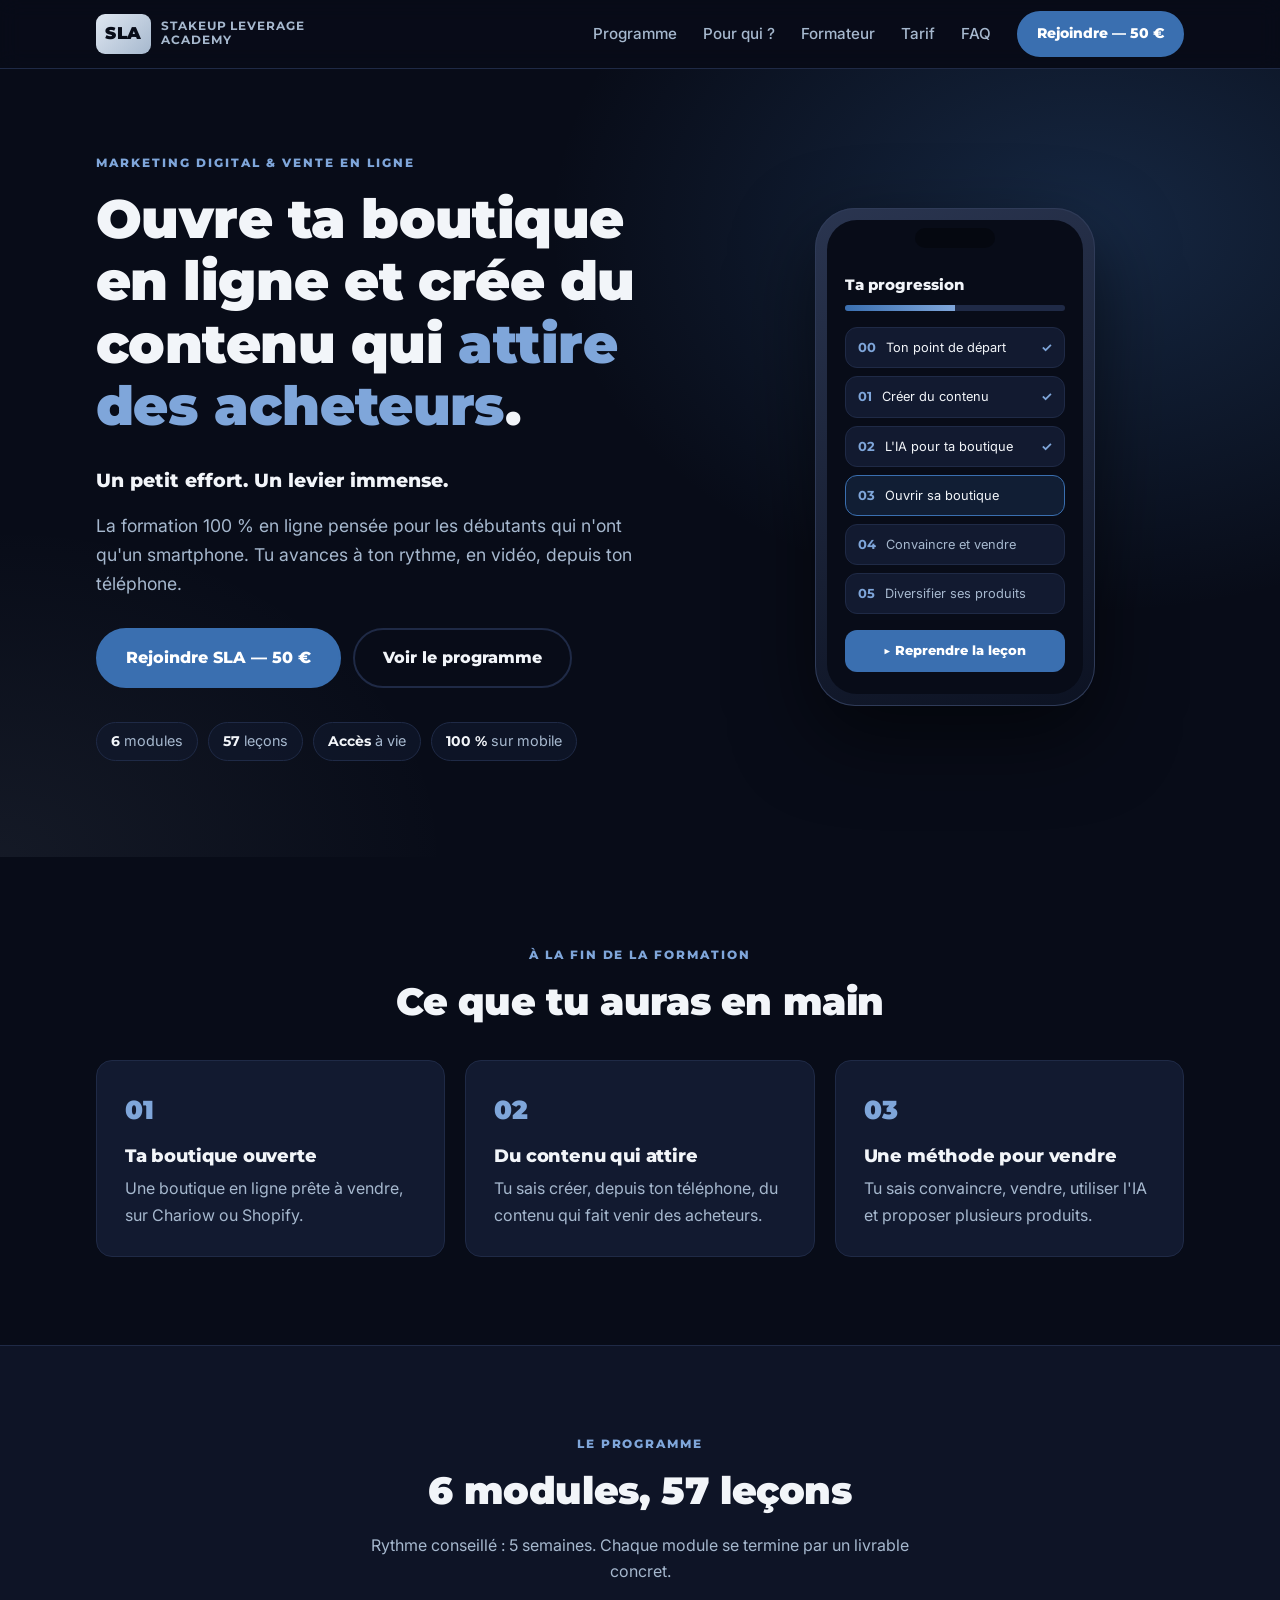
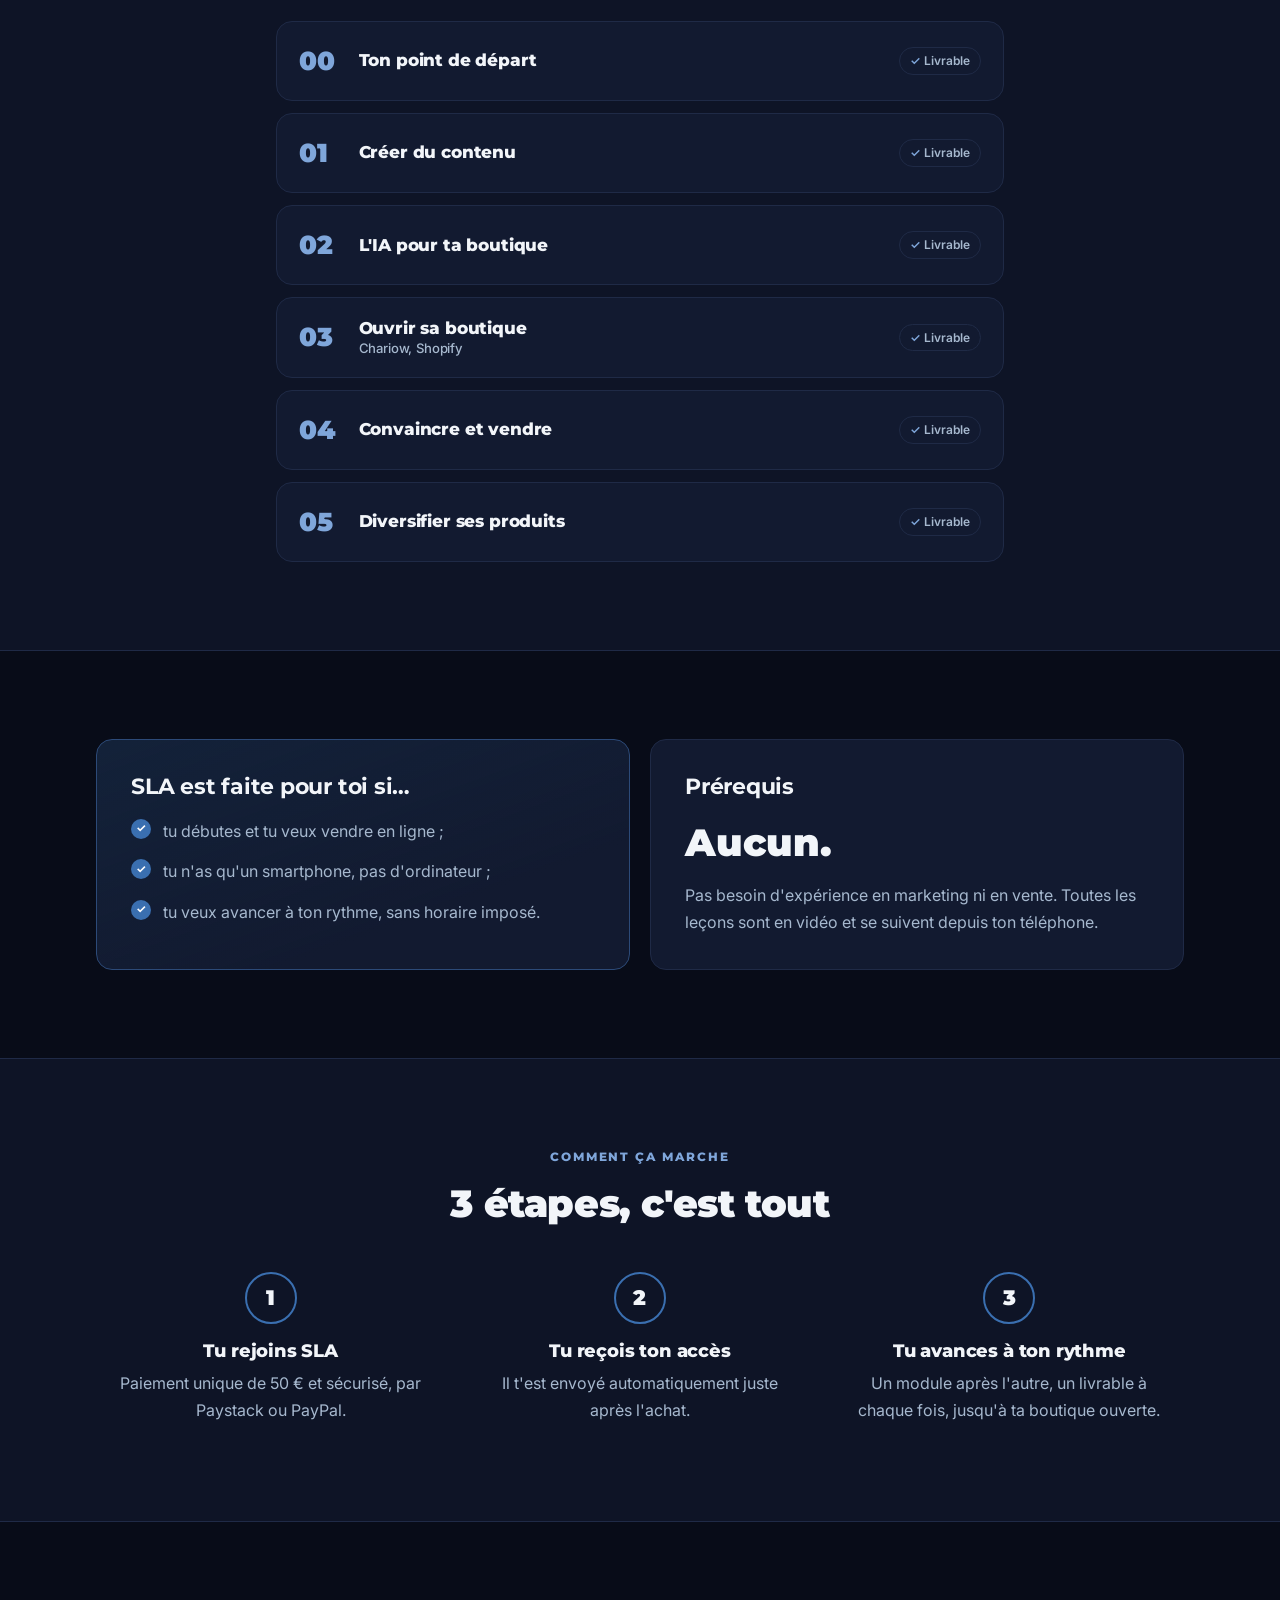
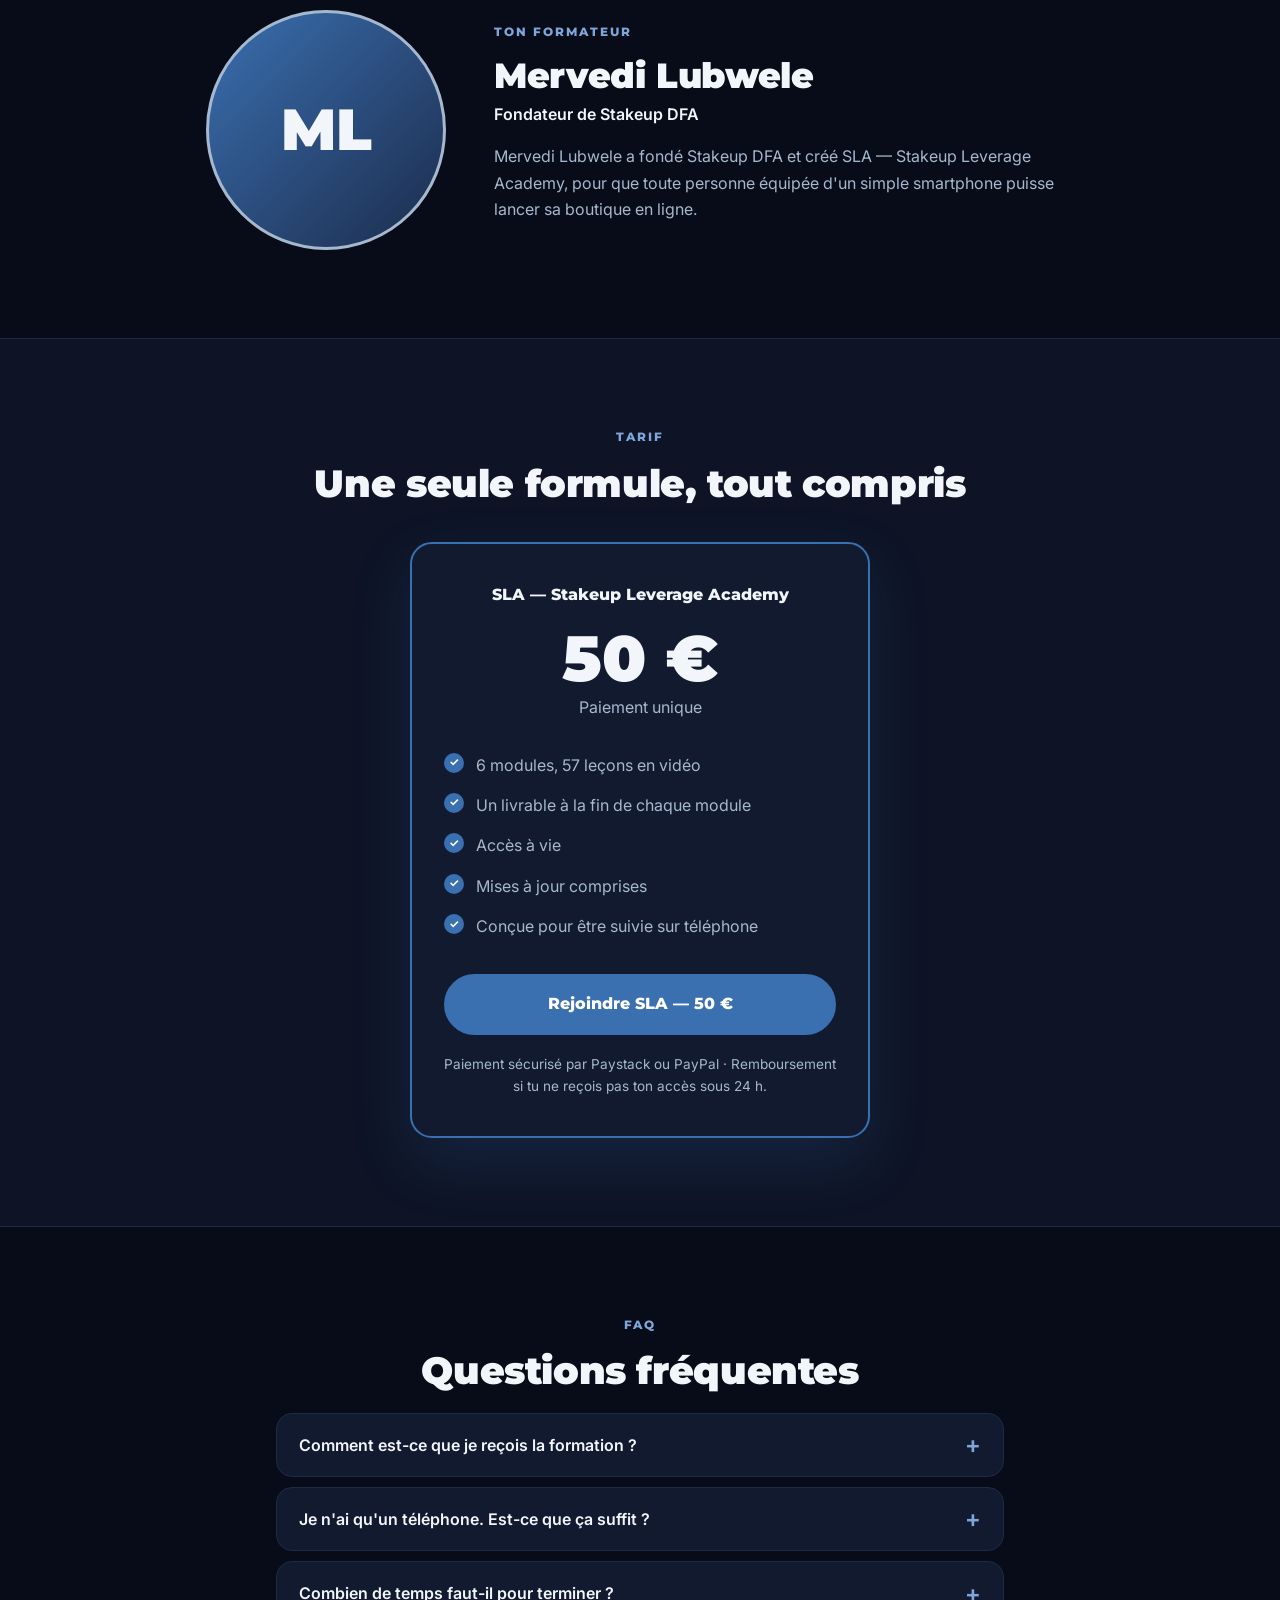
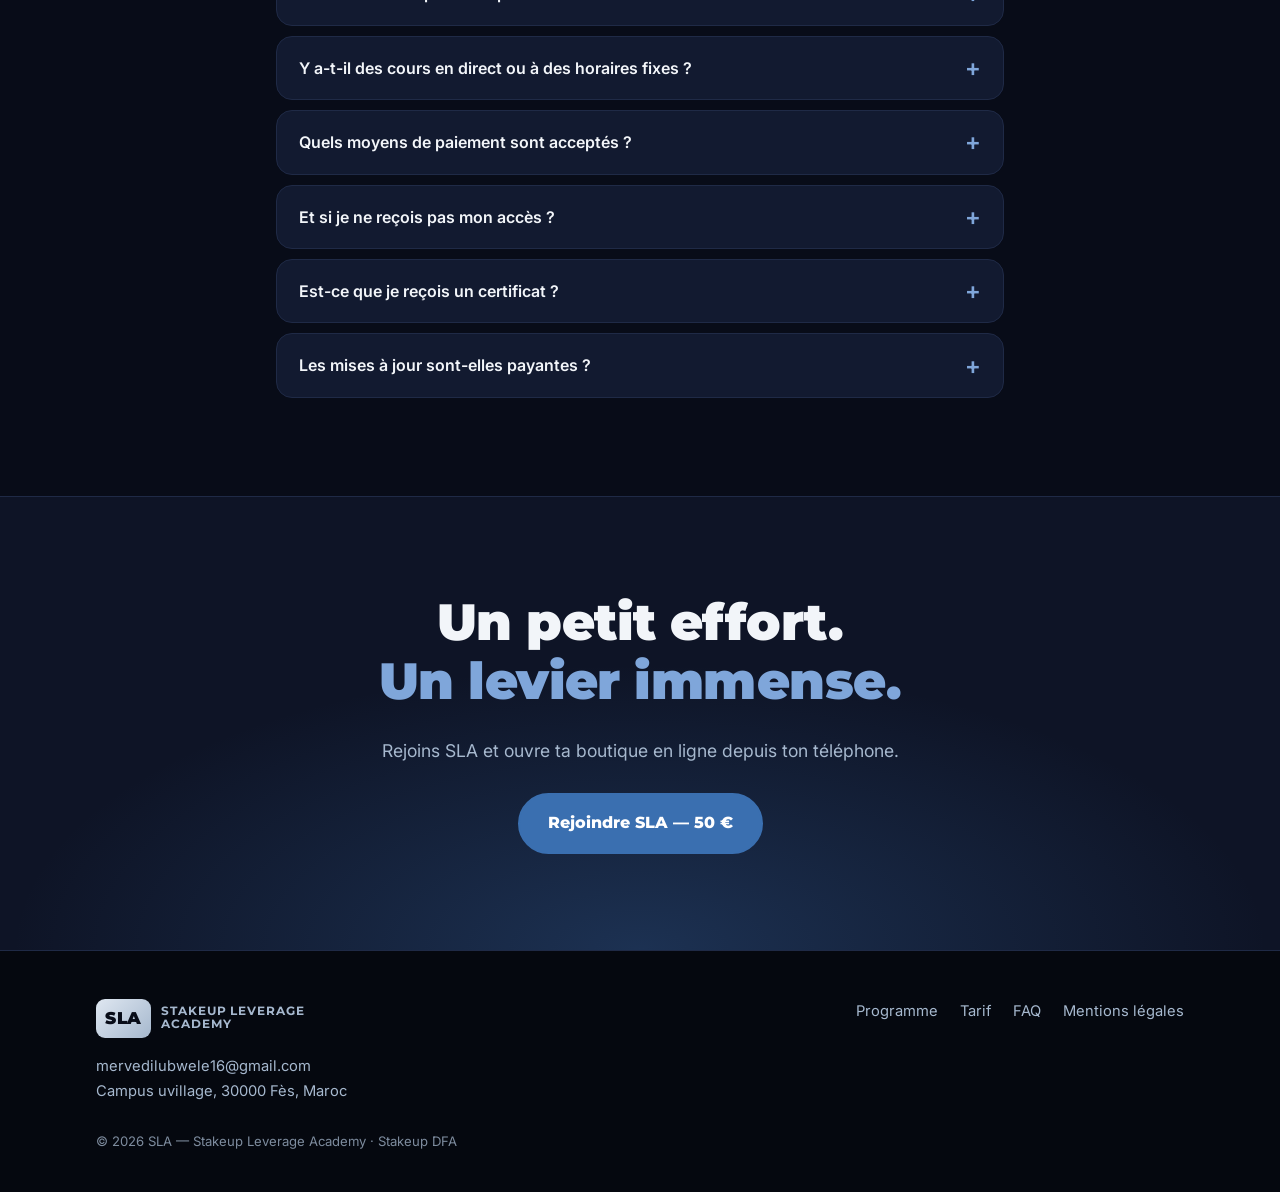
<file: index.html>
<!doctype html>
<html lang="fr">
<head>
  <meta charset="utf-8">
  <meta name="viewport" content="width=device-width, initial-scale=1">
  <title>SLA — Stakeup Leverage Academy</title>
  <meta name="description" content="Formation 100 % en ligne en marketing digital et vente en ligne : ouvre ta boutique et crée du contenu qui attire des acheteurs, depuis ton téléphone. 6 modules, 57 leçons, accès à vie, 50 €.">
  <meta name="theme-color" content="#080C18">
  <meta property="og:title" content="SLA — Stakeup Leverage Academy">
  <meta property="og:description" content="Un petit effort. Un levier immense. Ouvre ta boutique en ligne et crée du contenu qui attire des acheteurs, depuis ton téléphone.">
  <meta property="og:type" content="website">
  <link rel="icon" href="data:image/svg+xml,%3Csvg xmlns='http://www.w3.org/2000/svg' viewBox='0 0 64 64'%3E%3Crect width='64' height='64' rx='14' fill='%23080C18'/%3E%3Ctext x='32' y='42' font-family='Arial' font-weight='900' font-size='24' fill='%23A6B8CE' text-anchor='middle'%3ESLA%3C/text%3E%3C/svg%3E">
  <link rel="preconnect" href="https://fonts.googleapis.com">
  <link rel="preconnect" href="https://fonts.gstatic.com" crossorigin>
  <link href="https://fonts.googleapis.com/css2?family=Montserrat:wght@700;800;900&family=Inter:wght@400;500;600&display=swap" rel="stylesheet">
  <link rel="stylesheet" href="style.css">
</head>
<body>

  <!-- Lien d'achat (boutique Shopify) : il apparaît sur tous les boutons "Rejoindre".
       https://rwr6z0-er.myshopify.com/products/sla-stakeup-leverage-academy -->

  <header class="header">
    <div class="container header__inner">
      <!-- Pour mettre le vrai logo : remplacer ce bloc par <img src="logo.png" alt="SLA" height="40"> -->
      <a href="#" class="logo" aria-label="SLA — Stakeup Leverage Academy, accueil">
        <span class="logo__mark">SLA</span>
        <span class="logo__name">Stakeup Leverage<br>Academy</span>
      </a>
      <button class="nav-toggle" aria-label="Ouvrir le menu" aria-expanded="false" aria-controls="nav">
        <span></span><span></span><span></span>
      </button>
      <nav class="nav" id="nav">
        <a href="#programme">Programme</a>
        <a href="#pour-qui">Pour qui ?</a>
        <a href="#formateur">Formateur</a>
        <a href="#tarif">Tarif</a>
        <a href="#faq">FAQ</a>
        <a href="https://rwr6z0-er.myshopify.com/products/sla-stakeup-leverage-academy" class="btn btn--small">Rejoindre — 50 €</a>
      </nav>
    </div>
  </header>

  <main>
    <!-- ===== ACCUEIL ===== -->
    <section class="hero">
      <div class="container hero__inner">
        <div class="hero__text">
          <p class="eyebrow">Marketing digital &amp; vente en ligne</p>
          <h1>Ouvre ta boutique en ligne et crée du contenu qui <span class="hl">attire des acheteurs</span>.</h1>
          <p class="tagline">Un petit effort. Un levier immense.</p>
          <p class="lead">La formation 100 % en ligne pensée pour les débutants qui n'ont qu'un smartphone. Tu avances à ton rythme, en vidéo, depuis ton téléphone.</p>
          <div class="hero__cta">
            <a href="https://rwr6z0-er.myshopify.com/products/sla-stakeup-leverage-academy" class="btn">Rejoindre SLA — 50 €</a>
            <a href="#programme" class="btn btn--ghost">Voir le programme</a>
          </div>
          <ul class="facts">
            <li><strong>6</strong> modules</li>
            <li><strong>57</strong> leçons</li>
            <li><strong>Accès</strong> à vie</li>
            <li><strong>100 %</strong> sur mobile</li>
          </ul>
        </div>

        <div class="hero__visual" aria-hidden="true">
          <div class="phone">
            <div class="phone__notch"></div>
            <div class="phone__screen">
              <p class="phone__label">Ta progression</p>
              <div class="phone__bar"><span style="width:50%"></span></div>
              <ul class="phone__list">
                <li class="done"><b>00</b> Ton point de départ</li>
                <li class="done"><b>01</b> Créer du contenu</li>
                <li class="done"><b>02</b> L'IA pour ta boutique</li>
                <li class="now"><b>03</b> Ouvrir sa boutique</li>
                <li><b>04</b> Convaincre et vendre</li>
                <li><b>05</b> Diversifier ses produits</li>
              </ul>
              <div class="phone__play">▶ Reprendre la leçon</div>
            </div>
          </div>
        </div>
      </div>
    </section>

    <!-- ===== RÉSULTATS ===== -->
    <section class="section">
      <div class="container">
        <p class="eyebrow eyebrow--center">À la fin de la formation</p>
        <h2 class="section__title">Ce que tu auras en main</h2>
        <div class="grid grid--3">
          <article class="card">
            <div class="card__icon">01</div>
            <h3>Ta boutique ouverte</h3>
            <p>Une boutique en ligne prête à vendre, sur Chariow ou Shopify.</p>
          </article>
          <article class="card">
            <div class="card__icon">02</div>
            <h3>Du contenu qui attire</h3>
            <p>Tu sais créer, depuis ton téléphone, du contenu qui fait venir des acheteurs.</p>
          </article>
          <article class="card">
            <div class="card__icon">03</div>
            <h3>Une méthode pour vendre</h3>
            <p>Tu sais convaincre, vendre, utiliser l'IA et proposer plusieurs produits.</p>
          </article>
        </div>
      </div>
    </section>

    <!-- ===== PROGRAMME ===== -->
    <section class="section section--alt" id="programme">
      <div class="container container--narrow">
        <p class="eyebrow eyebrow--center">Le programme</p>
        <h2 class="section__title">6 modules, 57 leçons</h2>
        <p class="section__intro">Rythme conseillé : 5 semaines. Chaque module se termine par un livrable concret.</p>
        <ol class="modules">
          <li class="module">
            <span class="module__num">00</span>
            <div><h3>Ton point de départ</h3><span class="module__tag">Livrable</span></div>
          </li>
          <li class="module">
            <span class="module__num">01</span>
            <div><h3>Créer du contenu</h3><span class="module__tag">Livrable</span></div>
          </li>
          <li class="module">
            <span class="module__num">02</span>
            <div><h3>L'IA pour ta boutique</h3><span class="module__tag">Livrable</span></div>
          </li>
          <li class="module">
            <span class="module__num">03</span>
            <div><h3>Ouvrir sa boutique <small>Chariow, Shopify</small></h3><span class="module__tag">Livrable</span></div>
          </li>
          <li class="module">
            <span class="module__num">04</span>
            <div><h3>Convaincre et vendre</h3><span class="module__tag">Livrable</span></div>
          </li>
          <li class="module">
            <span class="module__num">05</span>
            <div><h3>Diversifier ses produits</h3><span class="module__tag">Livrable</span></div>
          </li>
        </ol>
      </div>
    </section>

    <!-- ===== POUR QUI ===== -->
    <section class="section" id="pour-qui">
      <div class="container grid grid--2">
        <div class="panel panel--accent">
          <h2>SLA est faite pour toi si…</h2>
          <ul class="checklist">
            <li>tu débutes et tu veux vendre en ligne ;</li>
            <li>tu n'as qu'un smartphone, pas d'ordinateur ;</li>
            <li>tu veux avancer à ton rythme, sans horaire imposé.</li>
          </ul>
        </div>
        <div class="panel">
          <h2>Prérequis</h2>
          <p class="panel__big">Aucun.</p>
          <p>Pas besoin d'expérience en marketing ni en vente. Toutes les leçons sont en vidéo et se suivent depuis ton téléphone.</p>
        </div>
      </div>
    </section>

    <!-- ===== COMMENT ÇA MARCHE ===== -->
    <section class="section section--alt">
      <div class="container">
        <p class="eyebrow eyebrow--center">Comment ça marche</p>
        <h2 class="section__title">3 étapes, c'est tout</h2>
        <div class="grid grid--3 steps">
          <div class="step">
            <span class="step__num">1</span>
            <h3>Tu rejoins SLA</h3>
            <p>Paiement unique de 50 € et sécurisé, par Paystack ou PayPal.</p>
          </div>
          <div class="step">
            <span class="step__num">2</span>
            <h3>Tu reçois ton accès</h3>
            <p>Il t'est envoyé automatiquement juste après l'achat.</p>
          </div>
          <div class="step">
            <span class="step__num">3</span>
            <h3>Tu avances à ton rythme</h3>
            <p>Un module après l'autre, un livrable à chaque fois, jusqu'à ta boutique ouverte.</p>
          </div>
        </div>
      </div>
    </section>

    <!-- ===== FORMATEUR ===== -->
    <section class="section" id="formateur">
      <div class="container trainer">
        <!-- Pour mettre la photo : remplacer ce bloc par <img class="trainer__photo" src="mervedi.jpg" alt="Mervedi Lubwele"> -->
        <div class="trainer__photo" aria-hidden="true">ML</div>
        <div>
          <p class="eyebrow">Ton formateur</p>
          <h2 class="trainer__name">Mervedi Lubwele</h2>
          <p class="trainer__role">Fondateur de Stakeup DFA</p>
          <!-- PARCOURS À COMPLÉTER : 3 lignes (expérience, résultats, pourquoi SLA). -->
          <p>Mervedi Lubwele a fondé Stakeup DFA et créé SLA — Stakeup Leverage Academy, pour que toute personne équipée d'un simple smartphone puisse lancer sa boutique en ligne.</p>
        </div>
      </div>
    </section>

    <!-- ===== TARIF ===== -->
    <section class="section section--alt" id="tarif">
      <div class="container container--narrow">
        <p class="eyebrow eyebrow--center">Tarif</p>
        <h2 class="section__title">Une seule formule, tout compris</h2>
        <div class="price">
          <p class="price__name">SLA — Stakeup Leverage Academy</p>
          <p class="price__amount">50 €</p>
          <p class="price__sub">Paiement unique</p>
          <ul class="checklist">
            <li>6 modules, 57 leçons en vidéo</li>
            <li>Un livrable à la fin de chaque module</li>
            <li>Accès à vie</li>
            <li>Mises à jour comprises</li>
            <li>Conçue pour être suivie sur téléphone</li>
          </ul>
          <a href="https://rwr6z0-er.myshopify.com/products/sla-stakeup-leverage-academy" class="btn btn--full">Rejoindre SLA — 50 €</a>
          <p class="price__note">Paiement sécurisé par Paystack ou PayPal · Remboursement si tu ne reçois pas ton accès sous 24 h.</p>
        </div>
      </div>
    </section>

    <!-- ===== FAQ ===== -->
    <section class="section" id="faq">
      <div class="container container--narrow">
        <p class="eyebrow eyebrow--center">FAQ</p>
        <h2 class="section__title">Questions fréquentes</h2>
        <details class="faq">
          <summary>Comment est-ce que je reçois la formation ?</summary>
          <p>Juste après ton paiement, tu reçois automatiquement un PDF qui contient ton accès à la formation.</p>
        </details>
        <details class="faq">
          <summary>Je n'ai qu'un téléphone. Est-ce que ça suffit ?</summary>
          <p>Oui. SLA est pensée pour être suivie entièrement depuis un smartphone, des vidéos jusqu'à l'ouverture de ta boutique.</p>
        </details>
        <details class="faq">
          <summary>Combien de temps faut-il pour terminer ?</summary>
          <p>Tu as accès à vie et tu avances à ton rythme. Le rythme conseillé est de 5 semaines.</p>
        </details>
        <details class="faq">
          <summary>Y a-t-il des cours en direct ou à des horaires fixes ?</summary>
          <p>Non. Tout est en vidéo, disponible quand tu veux. Il n'y a ni date de session ni limite de places.</p>
        </details>
        <details class="faq">
          <summary>Quels moyens de paiement sont acceptés ?</summary>
          <p>Le paiement se fait sur notre boutique sécurisée, par Paystack ou PayPal. C'est un paiement unique de 50 € ; le paiement en plusieurs fois n'est pas proposé.</p>
        </details>
        <details class="faq">
          <summary>Et si je ne reçois pas mon accès ?</summary>
          <p>Si tu ne reçois pas ton accès dans les 24 heures qui suivent l'achat, écris-nous à <a href="mailto:mervedilubwele16@gmail.com">mervedilubwele16@gmail.com</a> : tu es remboursé·e.</p>
        </details>
        <details class="faq">
          <summary>Est-ce que je reçois un certificat ?</summary>
          <p>Non, SLA ne délivre pas de certificat et n'est pas finançable par le CPF ou un OPCO. Ce que tu obtiens, c'est ta boutique ouverte et des livrables concrets.</p>
        </details>
        <details class="faq">
          <summary>Les mises à jour sont-elles payantes ?</summary>
          <p>Non. Les mises à jour de la formation sont comprises dans ton accès à vie.</p>
        </details>
      </div>
    </section>

    <!-- ===== APPEL FINAL ===== -->
    <section class="final">
      <div class="container container--narrow final__inner">
        <h2>Un petit effort.<br><span class="hl">Un levier immense.</span></h2>
        <p>Rejoins SLA et ouvre ta boutique en ligne depuis ton téléphone.</p>
        <a href="https://rwr6z0-er.myshopify.com/products/sla-stakeup-leverage-academy" class="btn">Rejoindre SLA — 50 €</a>
      </div>
    </section>
  </main>

  <footer class="footer">
    <div class="container footer__inner">
      <div>
        <a href="#" class="logo">
          <span class="logo__mark">SLA</span>
          <span class="logo__name">Stakeup Leverage<br>Academy</span>
        </a>
        <p class="footer__contact">
          <a href="mailto:mervedilubwele16@gmail.com">mervedilubwele16@gmail.com</a><br>
          Campus uvillage, 30000 Fès, Maroc
        </p>
      </div>
      <nav class="footer__nav">
        <a href="#programme">Programme</a>
        <a href="#tarif">Tarif</a>
        <a href="#faq">FAQ</a>
        <a href="mentions-legales.html">Mentions légales</a>
      </nav>
      <p class="footer__copy">© <span id="year">2026</span> SLA — Stakeup Leverage Academy · Stakeup DFA</p>
    </div>
  </footer>

  <!-- Bouton d'achat fixe, visible sur mobile -->
  <div class="mobile-cta">
    <a href="https://rwr6z0-er.myshopify.com/products/sla-stakeup-leverage-academy" class="btn btn--full">Rejoindre SLA — 50 €</a>
  </div>

  <script src="script.js"></script>
</body>
</html>
</file>
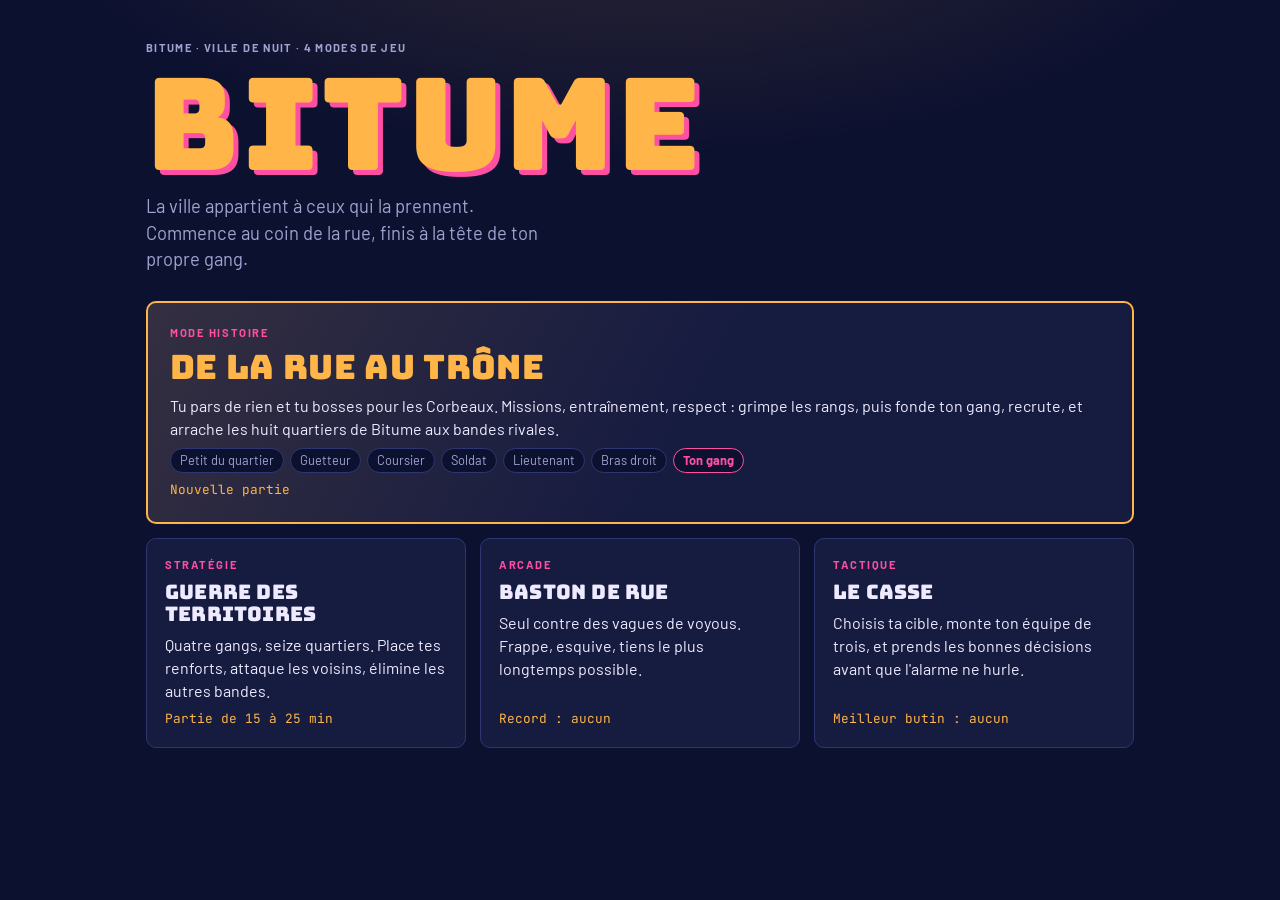
<file: jeu-gang/index.html>
<!doctype html>
<html lang="fr">
<head>
<meta charset="utf-8">
<meta name="viewport" content="width=device-width, initial-scale=1, viewport-fit=cover">
<title>Bitume</title>
<meta name="claude:viewport-fit-sides" content="cover">
<link rel="preconnect" href="https://fonts.googleapis.com">
<link rel="preconnect" href="https://fonts.gstatic.com" crossorigin>
<link rel="stylesheet" href="https://fonts.googleapis.com/css2?family=Bungee&family=Barlow:wght@400;500;600;700&family=JetBrains+Mono:wght@500;700&display=swap">
<style>
:root{
  /* Layout : un écran de jeu centré, une scène à la fois ; les panneaux passent sur une colonne au téléphone */
  --nuit:#0d1130;
  --bitume:#161b40;
  --bitume-2:#1e2452;
  --ligne:#2f3772;
  --sodium:#ffb547;
  --tag:#ff4fa3;
  --craie:#eeeaff;
  --brume:#9ea4cf;
  --ok:#5fe3a1;
  --danger:#ff5d5d;
  --encre:#1a1300;
  --f-display:"Bungee","Impact","Arial Black",sans-serif;
  --f-body:"Barlow",system-ui,-apple-system,"Segoe UI",Roboto,sans-serif;
  --f-mono:"JetBrains Mono",ui-monospace,SFMono-Regular,Menlo,monospace;
  color-scheme:dark;
}
*{box-sizing:border-box}
[hidden]{display:none!important}
html,body{background:var(--nuit);color:var(--craie)}
body{margin:0;font-family:var(--f-body);font-size:16px;line-height:1.45;min-height:100%;
  background:radial-gradient(900px 420px at 50% -140px,rgba(255,181,71,.15),transparent 70%),var(--nuit)}
.app{max-width:1020px;margin:0 auto;padding-block:18px 64px;
  padding-left:max(16px,env(safe-area-inset-left,0px));padding-right:max(16px,env(safe-area-inset-right,0px))}
h1,h2,h3{font-family:var(--f-display);font-weight:400;letter-spacing:.01em;text-wrap:balance;margin:0;line-height:1.1}
h2{font-size:1.35rem}
h3{font-size:1rem}
p{margin:0}
button,input{font:inherit;color:inherit}
.mono{font-family:var(--f-mono);font-variant-numeric:tabular-nums}
.muted{color:var(--brume)}
.small{font-size:.86rem}
.label{font-size:.7rem;text-transform:uppercase;letter-spacing:.12em;color:var(--brume);font-weight:700}

.btn{appearance:none;border:2px solid var(--sodium);background:var(--sodium);color:var(--encre);font-weight:700;
  padding:.55em 1em;border-radius:6px;cursor:pointer;transition:transform .08s,filter .15s,border-color .15s;font-size:.95rem;white-space:nowrap}
.btn:hover{filter:brightness(1.08)}
.btn:active{transform:translateY(1px)}
.btn.ghost{background:transparent;color:var(--craie);border-color:var(--ligne)}
.btn.ghost:hover{border-color:var(--sodium)}
.btn.tag{background:var(--tag);border-color:var(--tag);color:#22000f}
.btn.sm{padding:.35em .7em;font-size:.85rem}
.btn:disabled{opacity:.38;cursor:not-allowed;filter:none;transform:none}
:focus-visible{outline:3px solid var(--tag);outline-offset:2px}
.row{display:flex;gap:10px;flex-wrap:wrap;align-items:center}
.col{display:flex;flex-direction:column;gap:14px;min-width:0}
.topbar{display:flex;justify-content:space-between;align-items:center;gap:12px;margin-bottom:16px;flex-wrap:wrap}
.topbar h1{font-size:clamp(1.4rem,5vw,2rem);color:var(--sodium)}
.panel{background:var(--bitume);border:1px solid var(--ligne);border-radius:10px;padding:16px;display:flex;flex-direction:column;gap:12px;min-width:0}
.panel-head{display:flex;justify-content:space-between;align-items:baseline;gap:10px;flex-wrap:wrap}
.grid2{display:grid;grid-template-columns:minmax(0,1.25fr) minmax(0,1fr);gap:14px;align-items:start}
@media (max-width:760px){.grid2{grid-template-columns:1fr}}
.input{width:100%;background:var(--nuit);border:1px solid var(--ligne);border-radius:6px;padding:.6em .75em;font-size:1rem}
.input:focus{border-color:var(--sodium);outline:none}

/* ---------- Menu ---------- */
.hero{padding-block:22px 28px;display:flex;flex-direction:column;gap:12px}
.logo{font-family:var(--f-display);font-size:clamp(3.6rem,15vw,8rem);line-height:.88;color:var(--sodium);
  text-shadow:5px 5px 0 var(--tag);letter-spacing:.02em;margin:0}
.tagline{font-size:1.15rem;color:var(--brume);max-width:40ch}
.modes{display:grid;grid-template-columns:repeat(3,minmax(0,1fr));gap:14px}
.mode{text-align:left;background:var(--bitume);border:1px solid var(--ligne);border-radius:10px;padding:18px;cursor:pointer;
  display:flex;flex-direction:column;gap:8px;transition:border-color .15s,transform .15s;min-width:0}
.mode:hover{border-color:var(--sodium);transform:translateY(-2px)}
.mode h2{font-size:1.25rem}
.mode .kind{font-size:.7rem;text-transform:uppercase;letter-spacing:.14em;font-weight:700;color:var(--tag)}
.mode .info{margin-top:auto;font-family:var(--f-mono);font-size:.8rem;color:var(--sodium)}
.mode.star{grid-column:1/-1;border:2px solid var(--sodium);
  background:linear-gradient(120deg,rgba(255,181,71,.13),transparent 55%),var(--bitume);padding:22px}
.mode.star h2{font-size:clamp(1.5rem,5vw,2.1rem);color:var(--sodium)}
.ladder{display:flex;flex-wrap:wrap;gap:6px;align-items:center;font-size:.8rem;color:var(--brume)}
.ladder span{border:1px solid var(--ligne);border-radius:99px;padding:2px 9px;background:var(--nuit)}
.ladder span.last{border-color:var(--tag);color:var(--tag);font-weight:700}
@media (max-width:760px){.modes{grid-template-columns:1fr}}

/* ---------- Carrière ---------- */
.hud{position:sticky;top:env(safe-area-inset-top,0px);z-index:5;background:var(--bitume-2);border:1px solid var(--ligne);border-radius:10px;
  padding:12px 14px;display:grid;grid-template-columns:repeat(auto-fit,minmax(130px,1fr));gap:10px 18px;margin-bottom:14px;box-shadow:0 8px 24px rgba(5,7,25,.6)}
.stat{display:flex;flex-direction:column;gap:4px;min-width:0}
.stat b{font-family:var(--f-mono);font-variant-numeric:tabular-nums}
.stat .name{font-family:var(--f-display);font-weight:400;font-size:1.1rem;overflow:hidden;text-overflow:ellipsis;white-space:nowrap}
.bar{height:8px;background:var(--nuit);border-radius:4px;overflow:hidden}
.bar>i{display:block;height:100%;transition:width .3s}
.pips{display:flex;gap:4px}
.pips i{width:12px;height:12px;border-radius:50%;border:2px solid var(--sodium)}
.pips i.on{background:var(--sodium)}
.list{display:flex;flex-direction:column;gap:8px}
.job{display:grid;grid-template-columns:minmax(0,1fr) auto;gap:4px 12px;align-items:center;padding:10px 12px;background:var(--nuit);border:1px solid var(--ligne);border-radius:8px}
.job .meta{grid-column:1/-1;font-size:.78rem;color:var(--brume);display:flex;gap:4px 12px;flex-wrap:wrap;font-family:var(--f-mono)}
.job.locked{opacity:.45}
.log{max-height:240px;overflow:auto;font-size:.9rem;display:flex;flex-direction:column;gap:6px}
.log div{padding-left:10px;border-left:2px solid var(--ligne)}
.log .ok{border-color:var(--ok)} .log .ko{border-color:var(--danger)} .log .ev{border-color:var(--sodium)}
.log .d{font-family:var(--f-mono);font-size:.72rem;color:var(--brume);margin-right:6px}
.choices{display:grid;grid-template-columns:repeat(3,minmax(0,1fr));gap:8px}
@media (max-width:520px){.choices{grid-template-columns:1fr}}
.choice{display:flex;flex-direction:column;gap:2px;padding:10px;border:1px solid var(--ligne);border-radius:8px;background:var(--nuit);cursor:pointer}
.choice:has(input:checked){border-color:var(--sodium);background:rgba(255,181,71,.08)}
.choice input{accent-color:var(--sodium);margin:0 0 4px}
.found{border:2px dashed var(--tag);border-radius:10px;padding:14px;display:flex;flex-direction:column;gap:8px}
.found h3{color:var(--tag)}
.req{font-family:var(--f-mono);font-size:.82rem}
.req .y{color:var(--ok)} .req .n{color:var(--danger)}
.gangstats{display:grid;grid-template-columns:repeat(4,minmax(0,1fr));gap:8px}
@media (max-width:520px){.gangstats{grid-template-columns:repeat(2,minmax(0,1fr))}}
.gangstats div{background:var(--nuit);border-radius:8px;padding:8px 10px;display:flex;flex-direction:column}
.gangstats b{font-family:var(--f-mono);font-size:1.15rem}
.city{display:grid;grid-template-columns:repeat(4,minmax(0,1fr));gap:8px}
@media (max-width:560px){.city{grid-template-columns:repeat(2,minmax(0,1fr))}}
.tile{appearance:none;text-align:left;cursor:pointer;background:var(--nuit);border:1px solid var(--ligne);border-top:5px solid var(--own);
  border-radius:8px;padding:8px 9px;display:flex;flex-direction:column;gap:2px;min-width:0;font-size:.8rem}
.tile b{font-size:.9rem;line-height:1.15}
.tile .who{color:var(--own);font-weight:700}
.tile .num{font-family:var(--f-mono);color:var(--brume);font-size:.74rem}
.tile.mine{background:color-mix(in srgb,var(--own) 14%,var(--nuit))}
.tile:hover{border-color:var(--sodium)}
.swatches{display:flex;gap:10px;flex-wrap:wrap}
.swatches label{width:38px;height:38px;border-radius:50%;background:var(--sw);border:3px solid transparent;cursor:pointer;position:relative}
.swatches input{position:absolute;opacity:0;inset:0;cursor:pointer}
.swatches label:has(input:checked){border-color:var(--craie)}
.swatches label:has(input:focus-visible){outline:3px solid var(--tag);outline-offset:2px}
.banner{background:var(--tag);color:#22000f;border-radius:10px;padding:12px 16px;font-weight:700;margin-bottom:14px}

/* ---------- Territoires ---------- */
.board{display:grid;grid-template-columns:repeat(4,minmax(0,1fr));gap:6px;max-width:560px;width:100%}
.cell{appearance:none;aspect-ratio:1/1;max-width:100%;border-radius:8px;border:2px solid var(--ligne);cursor:pointer;
  background:color-mix(in srgb,var(--own) 22%,var(--nuit));display:flex;flex-direction:column;justify-content:space-between;padding:6px;text-align:left;min-width:0}
.cell .n{font-size:clamp(.58rem,2.2vw,.75rem);color:var(--brume);line-height:1.1;font-weight:600}
.cell .t{font-family:var(--f-display);font-size:clamp(1.2rem,6vw,2rem);color:var(--own);line-height:1}
.cell.sel{border-color:var(--craie);box-shadow:0 0 0 3px var(--sodium)}
.cell.target{border-color:var(--tag);border-style:dashed}
.cell.flash{animation:flash .5s}
@keyframes flash{from{filter:brightness(2)}to{filter:none}}
.legend{display:flex;flex-direction:column;gap:6px}
.legend div{display:flex;align-items:center;gap:8px;font-size:.9rem}
.legend i{width:14px;height:14px;border-radius:3px;background:var(--own)}
.legend .dead{opacity:.4;text-decoration:line-through}
.phase{font-family:var(--f-display);color:var(--sodium);font-size:1.05rem}

/* ---------- Baston ---------- */
.stage{position:relative;width:100%;max-width:960px;aspect-ratio:16/10;border-radius:10px;overflow:hidden;border:1px solid var(--ligne);background:var(--bitume)}
.stage canvas{display:block;width:100%;height:100%;touch-action:none;user-select:none;-webkit-user-select:none}
.over{position:absolute;inset:0;display:flex;flex-direction:column;align-items:center;justify-content:center;gap:12px;text-align:center;
  background:rgba(13,17,48,.82);padding:16px}
.over h2{font-size:clamp(1.6rem,6vw,2.8rem);color:var(--sodium);text-shadow:3px 3px 0 var(--tag)}
.pad{position:absolute;right:max(12px,env(safe-area-inset-right,0px));bottom:12px;display:none;gap:10px}
.pad button{width:74px;height:74px;border-radius:50%;border:2px solid var(--sodium);background:rgba(255,181,71,.25);color:var(--craie);font-weight:700;font-size:.8rem;touch-action:none}
.pad button.alt{border-color:var(--tag);background:rgba(255,79,163,.22);width:58px;height:58px;align-self:flex-end}
@media (pointer:coarse){.pad{display:flex}}
.keys{display:flex;gap:6px 16px;flex-wrap:wrap;font-size:.85rem;color:var(--brume)}
kbd{font-family:var(--f-mono);font-size:.78rem;border:1px solid var(--ligne);border-bottom-width:3px;border-radius:4px;padding:0 5px;color:var(--craie);background:var(--nuit)}

/* ---------- Braquage ---------- */
.cards{display:grid;grid-template-columns:repeat(3,minmax(0,1fr));gap:12px}
@media (max-width:760px){.cards{grid-template-columns:1fr}}
.card{appearance:none;text-align:left;background:var(--bitume);border:1px solid var(--ligne);border-radius:10px;padding:14px;cursor:pointer;display:flex;flex-direction:column;gap:6px;min-width:0}
.card:hover{border-color:var(--sodium)}
.card.on{border:2px solid var(--sodium);background:color-mix(in srgb,var(--sodium) 10%,var(--bitume))}
.card .skill{font-size:.7rem;text-transform:uppercase;letter-spacing:.12em;font-weight:700;color:var(--tag)}
.stars{color:var(--sodium);font-family:var(--f-mono)}
.alarm{height:14px;background:var(--nuit);border-radius:7px;overflow:hidden;border:1px solid var(--ligne)}
.alarm i{display:block;height:100%;background:linear-gradient(90deg,var(--sodium),var(--danger));transition:width .4s}
.story{display:flex;flex-direction:column;gap:8px}
.story p{padding-left:10px;border-left:3px solid var(--ligne)}
.story p.ok{border-color:var(--ok)} .story p.ko{border-color:var(--danger)}
.big{font-family:var(--f-display);font-size:clamp(1.8rem,7vw,3rem);color:var(--sodium)}

/* ---------- Commun ---------- */
.overlay{position:fixed;inset:0;z-index:50;background:rgba(6,8,26,.78);display:flex;align-items:center;justify-content:center;
  padding:16px max(16px,env(safe-area-inset-right,0px)) 16px max(16px,env(safe-area-inset-left,0px))}
.dialog{background:var(--bitume-2);border:2px solid var(--sodium);border-radius:12px;padding:20px;max-width:480px;width:100%;display:flex;flex-direction:column;gap:14px;max-height:90vh;overflow:auto}
.dialog h2{color:var(--sodium)}
.toast{position:fixed;left:50%;transform:translateX(-50%);bottom:calc(16px + env(safe-area-inset-bottom,0px));z-index:60;background:var(--craie);color:var(--nuit);
  font-weight:700;padding:10px 16px;border-radius:8px;max-width:calc(100% - 32px);box-shadow:0 6px 20px rgba(0,0,0,.4)}
@media (prefers-reduced-motion:reduce){*{transition:none!important;animation:none!important}}
</style>
</head>
<body>
<div class="app">

<!-- ================= MENU ================= -->
<section id="menu" class="screen">
  <div class="hero">
    <span class="label">Bitume · ville de nuit · 4 modes de jeu</span>
    <h1 class="logo">BITUME</h1>
    <p class="tagline">La ville appartient à ceux qui la prennent. Commence au coin de la rue, finis à la tête de ton propre gang.</p>
  </div>
  <div class="modes">
    <button class="mode star" data-go="carriere">
      <span class="kind">Mode histoire</span>
      <h2>De la rue au trône</h2>
      <p>Tu pars de rien et tu bosses pour les Corbeaux. Missions, entraînement, respect : grimpe les rangs, puis fonde ton gang, recrute, et arrache les huit quartiers de Bitume aux bandes rivales.</p>
      <div class="ladder"><span>Petit du quartier</span><span>Guetteur</span><span>Coursier</span><span>Soldat</span><span>Lieutenant</span><span>Bras droit</span><span class="last">Ton gang</span></div>
      <span class="info" id="menu-carriere-info">Nouvelle partie</span>
    </button>
    <button class="mode" data-go="territoires">
      <span class="kind">Stratégie</span>
      <h2>Guerre des territoires</h2>
      <p>Quatre gangs, seize quartiers. Place tes renforts, attaque les voisins, élimine les autres bandes.</p>
      <span class="info">Partie de 15 à 25 min</span>
    </button>
    <button class="mode" data-go="baston">
      <span class="kind">Arcade</span>
      <h2>Baston de rue</h2>
      <p>Seul contre des vagues de voyous. Frappe, esquive, tiens le plus longtemps possible.</p>
      <span class="info" id="menu-baston-info">Record : aucun</span>
    </button>
    <button class="mode" data-go="braquage">
      <span class="kind">Tactique</span>
      <h2>Le Casse</h2>
      <p>Choisis ta cible, monte ton équipe de trois, et prends les bonnes décisions avant que l'alarme ne hurle.</p>
      <span class="info" id="menu-braquage-info">Meilleur butin : aucun</span>
    </button>
  </div>
</section>

<!-- ================= CARRIÈRE ================= -->
<section id="carriere" class="screen" hidden>
  <div class="topbar"><button class="btn ghost sm" data-go="menu">← Menu</button><h1>De la rue au trône</h1></div>
  <div id="carriere-body"></div>
</section>

<!-- ================= TERRITOIRES ================= -->
<section id="territoires" class="screen" hidden>
  <div class="topbar"><button class="btn ghost sm" data-go="menu">← Menu</button><h1>Guerre des territoires</h1></div>
  <div id="terr-body"></div>
</section>

<!-- ================= BASTON ================= -->
<section id="baston" class="screen" hidden>
  <div class="topbar"><button class="btn ghost sm" data-go="menu">← Menu</button><h1>Baston de rue</h1></div>
  <div class="col">
    <div class="stage" id="stage">
      <canvas id="baston-cv" width="960" height="600" aria-label="Zone de combat"></canvas>
      <div class="pad"><button class="alt" id="pad-dash" type="button">Esquive</button><button id="pad-atk" type="button">Frapper</button></div>
      <div class="over" id="baston-over">
        <h2 id="bo-title">Baston de rue</h2>
        <p id="bo-text" class="muted">Les bandes rivales débarquent par vagues. Tous les 5 vagues, un chef.</p>
        <button class="btn" id="bo-btn" type="button">Entrer dans la rue</button>
      </div>
    </div>
    <div class="keys">
      <span><kbd>ZQSD</kbd> / <kbd>WASD</kbd> / flèches : bouger</span>
      <span><kbd>Espace</kbd> ou clic : frapper</span>
      <span><kbd>Maj</kbd> : esquive</span>
      <span>Au téléphone : glisse le pouce à gauche pour bouger</span>
    </div>
  </div>
</section>

<!-- ================= BRAQUAGE ================= -->
<section id="braquage" class="screen" hidden>
  <div class="topbar"><button class="btn ghost sm" data-go="menu">← Menu</button><h1>Le Casse</h1></div>
  <div id="heist-body"></div>
</section>

</div>

<div class="overlay" id="overlay" hidden><div class="dialog" role="dialog" aria-modal="true"><div id="dialog-body" class="col"></div><div class="row" id="dialog-actions"></div></div></div>
<div class="toast" id="toast" hidden></div>

<script>
(function(){
'use strict';
/* ================= Outils ================= */
const $=(s,r=document)=>r.querySelector(s);
const rnd=(a,b)=>a+Math.floor(Math.random()*(b-a+1));
const clamp=(v,a,b)=>Math.max(a,Math.min(b,v));
const pick=a=>a[Math.floor(Math.random()*a.length)];
const fmt=n=>Math.round(n).toLocaleString('fr-FR');
const esc=s=>String(s).replace(/[&<>"']/g,c=>({'&':'&amp;','<':'&lt;','>':'&gt;','"':'&quot;',"'":'&#39;'}[c]));
const store={
  get(k,d){try{const v=localStorage.getItem(k);return v?JSON.parse(v):d;}catch(e){return d;}},
  set(k,v){try{localStorage.setItem(k,JSON.stringify(v));}catch(e){}},
  del(k){try{localStorage.removeItem(k);}catch(e){}}
};
let toastT;
function toast(m){const t=$('#toast');t.textContent=m;t.hidden=false;clearTimeout(toastT);toastT=setTimeout(()=>t.hidden=true,2600);}
function dialog(html,buttons){
  const o=$('#overlay');$('#dialog-body').innerHTML=html;const b=$('#dialog-actions');b.innerHTML='';
  (buttons||[{label:'Continuer'}]).forEach(x=>{const e=document.createElement('button');e.type='button';e.className='btn '+(x.cls||'');e.textContent=x.label;
    e.onclick=()=>{if(x.fn&&x.fn()===false)return;o.hidden=true;};b.appendChild(e);});
  o.hidden=false;setTimeout(()=>{const f=$('#dialog-body input')||b.firstChild;f&&f.focus();},30);
}
const GANG_COLORS={meute:'#4fd1ff',crocs:'#ff6b4a',corbeaux:'#9d8cff'};

/* ================= MODE CARRIÈRE ================= */
const Career=(()=>{
  const KEY='bitume-carriere-v1';
  const RANKS=[
    {n:'Petit du quartier',r:0},{n:'Guetteur',r:15},{n:'Coursier',r:45},
    {n:'Soldat',r:100},{n:'Lieutenant',r:180},{n:'Bras droit',r:290}];
  const STORY=[ '',
    "Le Faucon, chef des Corbeaux, te tend un vieux téléphone : « Tu vois les flics, tu m'appelles. » Te voilà guetteur.",
    "On te confie des colis. Tu ne poses pas de questions, tu livres. Te voilà coursier.",
    "Tu as tenu le coin face à la Meute. Le Faucon te donne une veste aux couleurs des Corbeaux. Te voilà soldat.",
    "Trois soldats bossent maintenant sous tes ordres. Te voilà lieutenant.",
    "Le Faucon ne sort plus sans toi. Te voilà bras droit. Mais tu commences à te demander pourquoi tu bosses pour un autre."];
  const FOUND_R=380, FOUND_CASH=1200;
  const STAT_N={force:'Force',ruse:'Ruse',charisme:'Charisme'};
  const MISSIONS=[
    {id:'guet',n:'Faire le guet',rank:0,stat:'ruse',diff:1,cash:[15,30],resp:2,heat:1,hp:6,d:"Surveiller les allées et venues au coin de la rue."},
    {id:'tags',n:'Taguer le territoire',rank:0,stat:'charisme',diff:1,cash:[5,15],resp:3,heat:3,hp:4,d:"Marquer les murs aux couleurs des Corbeaux."},
    {id:'colis',n:'Livrer un colis',rank:1,stat:'ruse',diff:2,cash:[40,70],resp:4,heat:4,hp:8,d:"Traverser trois quartiers sans te faire repérer."},
    {id:'dette',n:'Récupérer une dette',rank:2,stat:'force',diff:3,cash:[80,140],resp:7,heat:5,hp:15,d:"Un gérant de bar doit de l'argent au Faucon."},
    {id:'coin',n:'Défendre le coin',rank:3,stat:'force',diff:4,cash:[60,110],resp:12,heat:7,hp:25,d:"La Meute veut reprendre ton coin de rue."},
    {id:'entrepot',n:'Vider un entrepôt',rank:3,stat:'ruse',diff:5,cash:[200,340],resp:10,heat:12,hp:12,d:"Les docks, la nuit, un cadenas à faire sauter."},
    {id:'nego',n:'Négocier une alliance',rank:4,stat:'charisme',diff:5,cash:[220,380],resp:15,heat:3,hp:6,d:"Convaincre un fournisseur de bosser avec les Corbeaux."},
    {id:'escorte',n:'Escorter le Faucon',rank:4,stat:'force',diff:6,cash:[150,220],resp:18,heat:6,hp:30,d:"Une réunion au sommet qui peut mal tourner."},
    {id:'coup',n:'Monter le gros coup',rank:5,stat:'ruse',diff:7,cash:[500,900],resp:28,heat:18,hp:20,d:"Le casse dont toute la ville parlera."}];
  const TRAIN={
    force:{n:'Salle de boxe',d:'Force +1'},
    ruse:{n:'Étudier les rues',d:'Ruse +1'},
    charisme:{n:'Traîner au café',d:'Charisme +1'}};
  const DISTRICTS=[
    {n:'Les Docks',inc:60,def:8},{n:'Gare du Nord',inc:70,def:10},{n:'Vieux Marché',inc:50,def:6},{n:'Cité des Tilleuls',inc:30,def:4},
    {n:'Boulevard Néon',inc:90,def:14},{n:'Zone Industrielle',inc:55,def:9},{n:'Port-Sec',inc:65,def:11},{n:'Les Hauts',inc:110,def:18}];
  const HOME=3;
  const START_OWNERS=['meute','corbeaux','crocs','me','corbeaux','meute','crocs','corbeaux'];
  const RIVALS={corbeaux:'Les Corbeaux',meute:'La Meute',crocs:'Crocs Rouges'};
  const SWATCHES=['#ffb547','#ff4fa3','#5fe3a1','#ffe45c','#f2efff'];
  let C=null;

  const save=()=>store.set(KEY,C);
  function log(m,c){C.log.unshift({m,c:c||'',d:C.day});C.log=C.log.slice(0,50);}
  const chance=m=>clamp(.62+(C[m.stat]-m.diff)*.11,.12,.95);
  const trainCost=s=>20+C[s]*30;
  const power=()=>C.gang.members*2+C.gang.weapons*3+C.force;
  const recruitCost=()=>60+C.gang.members*15;
  const equipCost=()=>100+C.gang.weapons*50;
  const atkChance=d=>{const p=power();return clamp(p/(p+d.def*1.6),.05,.95);};
  const owner=o=>o==='me'?{n:C.gang.name,c:C.gang.color}:{n:RIVALS[o],c:GANG_COLORS[o]};

  function open(){if(!C)C=store.get(KEY,null);render();}
  function summary(){const s=C||store.get(KEY,null);if(!s)return null;
    return s.gang?`Jour ${s.day} · Chef de ${s.gang.name} · ${s.city.filter(d=>d.owner==='me').length}/8 quartiers`:`Jour ${s.day} · ${RANKS[s.rank].n} · ${fmt(s.cash)} €`;}

  function newGame(name,origin){
    C={name,day:1,cash:40,respect:0,hp:100,heat:0,energy:3,force:1,ruse:1,charisme:1,rank:0,gang:null,city:null,log:[],won:false};
    C[origin]+=2;
    log("Jour 1. Tu traînes en bas de la Cité des Tilleuls. Les Corbeaux tiennent le quartier. Il va falloir te faire un nom.",'ev');
    save();render();
  }

  /* ----- rendu ----- */
  function render(){
    const root=$('#carriere-body');
    if(!C){root.innerHTML=creation();return;}
    root.innerHTML=(C.won?`<div class="banner">Tu règnes sur Bitume. Les huit quartiers portent les couleurs de ${esc(C.gang.name)}.</div>`:'')+
      hud()+`<div class="grid2">${C.gang?gangPanel():missions()}${side()}</div>`;
  }
  function creation(){
    return `<div class="panel" style="max-width:620px">
      <h2>Qui es-tu ?</h2>
      <p class="muted">Tu n'as rien : ni argent, ni nom. Tu vas bosser pour les Corbeaux, grimper les rangs jusqu'à bras droit, puis monter ton propre gang et prendre la ville.</p>
      <label class="label" for="c-name">Ton surnom</label>
      <input id="c-name" class="input" maxlength="18" value="Nox" autocomplete="off">
      <span class="label">Ton style</span>
      <div class="choices">
        <label class="choice"><input type="radio" name="c-origin" value="force" checked><b>Bagarreur</b><span class="muted small">Force +2</span></label>
        <label class="choice"><input type="radio" name="c-origin" value="ruse"><b>Malin</b><span class="muted small">Ruse +2</span></label>
        <label class="choice"><input type="radio" name="c-origin" value="charisme"><b>Beau parleur</b><span class="muted small">Charisme +2</span></label>
      </div>
      <div class="row"><button class="btn" data-act="start" type="button">Descendre dans la rue</button></div>
    </div>`;
  }
  function hud(){
    const r=RANKS[C.rank],next=RANKS[C.rank+1];
    const goal=next?next.r:FOUND_R;
    const pct=C.gang?100:clamp((C.respect-r.r)/(goal-r.r)*100,0,100);
    const pips=[0,1,2].map(i=>`<i class="${i<C.energy?'on':''}"></i>`).join('');
    return `<div class="hud">
      <div class="stat"><span class="label">Jour ${C.day}</span><span class="name">${esc(C.name)}</span><span class="muted small">${C.gang?'Chef de '+esc(C.gang.name):r.n}</span></div>
      <div class="stat"><span class="label">Billets</span><b>${fmt(C.cash)} €</b><span class="pips" title="Actions restantes aujourd'hui">${pips}</span></div>
      <div class="stat"><span class="label">Santé · ${C.hp}/100</span><div class="bar"><i style="width:${C.hp}%;background:var(--ok)"></i></div></div>
      <div class="stat"><span class="label">Recherché · ${C.heat}/100</span><div class="bar"><i style="width:${C.heat}%;background:var(--danger)"></i></div></div>
      <div class="stat"><span class="label">Respect · ${C.respect}${C.gang?'':' / '+goal}</span><div class="bar"><i style="width:${pct}%;background:var(--tag)"></i></div></div>
      <div class="stat"><span class="label">Force · Ruse · Charisme</span><b>${C.force} · ${C.ruse} · ${C.charisme}</b></div>
    </div>`;
  }
  function missions(){
    const rows=MISSIONS.map(m=>{
      const locked=m.rank>C.rank;
      return `<div class="job ${locked?'locked':''}">
        <div><b>${m.n}</b><div class="muted small">${m.d}</div></div>
        ${locked?`<span class="label">${RANKS[m.rank].n}</span>`:`<button class="btn sm" type="button" data-act="mission" data-id="${m.id}" ${C.energy<1?'disabled':''}>Y aller</button>`}
        <div class="meta"><span>${STAT_N[m.stat]} · ${Math.round(chance(m)*100)} %</span><span>+${m.cash[0]}–${m.cash[1]} €</span><span>+${m.resp} respect</span><span>flics +${m.heat}</span></div>
      </div>`;}).join('');
    return `<div class="panel"><div class="panel-head"><h2>Missions</h2><span class="label">Pour les Corbeaux</span></div>
      <div class="list">${rows}</div>${foundBox()}</div>`;
  }
  function foundBox(){
    if(C.rank<5)return `<p class="muted small">Atteins le rang de bras droit pour pouvoir quitter les Corbeaux et fonder ton propre gang.</p>`;
    const okR=C.respect>=FOUND_R,okC=C.cash>=FOUND_CASH;
    return `<div class="found"><h3>Fonder ton propre gang</h3>
      <p class="small">Quitte les Corbeaux, prends la Cité des Tilleuls et monte ta bande. Ils ne te le pardonneront pas.</p>
      <div class="req"><span class="${okR?'y':'n'}">${okR?'✓':'✗'} Respect ${C.respect}/${FOUND_R}</span> · <span class="${okC?'y':'n'}">${okC?'✓':'✗'} ${fmt(C.cash)}/${fmt(FOUND_CASH)} €</span></div>
      <div class="row"><button class="btn tag" type="button" data-act="found" ${okR&&okC?'':'disabled'}>Fonder mon gang</button></div></div>`;
  }
  function gangPanel(){
    const g=C.gang,owned=C.city.filter(d=>d.owner==='me');
    const inc=owned.reduce((s,d)=>s+DISTRICTS[d.id].inc,0)-g.members*5;
    const tiles=C.city.map(d=>{const o=owner(d.owner),mine=d.owner==='me';
      return `<button class="tile ${mine?'mine':''}" type="button" style="--own:${o.c}" data-act="district" data-id="${d.id}">
        <b>${DISTRICTS[d.id].n}</b><span class="who">${esc(o.n)}</span>
        <span class="num">déf ${d.def} · +${DISTRICTS[d.id].inc} €/j</span>
        <span class="num">${mine?'Fortifier · 100 €':'Attaque · '+Math.round(atkChance(d)*100)+' %'}</span></button>`;}).join('');
    return `<div class="panel" style="--gc:${g.color}">
      <div class="panel-head"><h2 style="color:var(--gc)">${esc(g.name)}</h2><span class="label">${owned.length}/8 quartiers</span></div>
      <div class="gangstats">
        <div><span class="label">Membres</span><b>${g.members}</b></div>
        <div><span class="label">Armement</span><b>${g.weapons}/10</b></div>
        <div><span class="label">Puissance</span><b>${power()}</b></div>
        <div><span class="label">Gain / jour</span><b>${inc>=0?'+':''}${inc} €</b></div>
      </div>
      <div class="row">
        <button class="btn sm" type="button" data-act="recruit" ${C.cash<recruitCost()||g.members>=40?'disabled':''}>Recruter · ${recruitCost()} €</button>
        <button class="btn sm" type="button" data-act="equip" ${C.cash<equipCost()||g.weapons>=10?'disabled':''}>Armer · ${g.weapons>=10?'max':equipCost()+' €'}</button>
      </div>
      <span class="label">La ville de Bitume</span>
      <div class="city">${tiles}</div>
      <p class="muted small">Attaquer un quartier coûte une action. Chaque membre coûte 5 € par jour. La nuit, les gangs rivaux peuvent contre-attaquer : fortifie tes quartiers et garde du monde.</p>
    </div>`;
  }
  function side(){
    const tr=['force','ruse','charisme'].map(s=>{const c=trainCost(s),max=C[s]>=10;
      return `<div class="job"><div><b>${TRAIN[s].n}</b><div class="muted small">${TRAIN[s].d} · niveau ${C[s]}/10</div></div>
        <button class="btn sm ghost" type="button" data-act="train" data-s="${s}" ${max||C.energy<1||C.cash<c?'disabled':''}>${max?'Max':c+' €'}</button></div>`;}).join('');
    const logs=C.log.map(l=>`<div class="${l.c}"><span class="d">J${l.d}</span>${esc(l.m)}</div>`).join('');
    return `<div class="col">
      <div class="panel"><h2>S'entraîner</h2><div class="list">${tr}</div></div>
      <div class="panel"><h2>Souffler</h2>
        <div class="row">
          <button class="btn ghost sm" type="button" data-act="lowkey" ${C.energy<1?'disabled':''}>Se faire oublier</button>
          <button class="btn ghost sm" type="button" data-act="clinic" ${C.cash<60||C.hp>=100?'disabled':''}>Clinique · 60 €</button>
          <button class="btn sm" type="button" data-act="sleep">Finir la journée</button>
        </div>
        <p class="muted small">Trois actions par jour. Dormir rend un peu de santé et calme les flics. Au-delà de 60 de recherche, une descente de police peut tomber.</p>
      </div>
      <div class="panel"><div class="panel-head"><h2>Journal</h2><button class="btn ghost sm" type="button" data-act="reset">Recommencer</button></div><div class="log">${logs}</div></div>
    </div>`;
  }

  /* ----- actions ----- */
  function mission(id){
    const m=MISSIONS.find(x=>x.id===id);if(!m||m.rank>C.rank||C.energy<1)return;
    C.energy--;
    if(Math.random()<chance(m)){
      const cash=rnd(m.cash[0],m.cash[1]);C.cash+=cash;C.respect+=m.resp;C.heat=clamp(C.heat+m.heat,0,100);
      const dmg=Math.random()<.3?rnd(1,Math.ceil(m.hp/3)):0;C.hp=clamp(C.hp-dmg,0,100);
      log(`${m.n} : réussi. +${cash} €, +${m.resp} respect${dmg?`, −${dmg} santé`:''}.`,'ok');
    }else{
      const dmg=rnd(Math.ceil(m.hp/2),m.hp),lost=Math.ceil(m.resp/3);
      C.hp=clamp(C.hp-dmg,0,100);C.heat=clamp(C.heat+m.heat*2,0,100);C.respect=Math.max(0,C.respect-lost);
      log(`${m.n} : raté. −${dmg} santé, −${lost} respect, les flics te repèrent.`,'ko');
    }
    after();
  }
  function after(){
    if(C.hp<=0){
      const loss=Math.round(C.cash*.3);C.cash-=loss;C.hp=45;C.day++;C.energy=3;C.respect=Math.max(0,C.respect-5);
      log(`Tu te réveilles à l'hôpital. Les soins te coûtent ${loss} €.`,'ko');
      dialog(`<h2>À l'hôpital</h2><p>Tu t'es fait sortir. Deux jours de soins, ${fmt(loss)} € de frais et un peu de respect perdu.</p>`);
    }else if(C.heat>=100)arrest();
    while(!C.gang&&C.rank<5&&C.respect>=RANKS[C.rank+1].r){
      C.rank++;log(`Nouveau rang : ${RANKS[C.rank].n}.`,'ev');
      const txt=STORY[C.rank];
      dialog(`<span class="label">Nouveau rang</span><h2>${RANKS[C.rank].n}</h2><p>${txt}</p>`);
    }
    if(C.gang)checkEnd();
    save();render();
  }
  function arrest(){
    const loss=Math.round(C.cash*.4);C.cash-=loss;C.heat=25;C.day+=2;C.energy=3;
    let extra='';
    if(C.gang&&C.gang.members>1){C.gang.members--;extra=' Un de tes gars tombe avec toi.';}
    log(`Descente de police. Garde à vue, ${loss} € saisis.${extra}`,'ko');
    dialog(`<h2>Descente de police</h2><p>Les flics t'ont embarqué. Deux jours en garde à vue et ${fmt(loss)} € saisis.${extra}</p>`);
  }
  function train(s){
    const c=trainCost(s);if(C.energy<1||C.cash<c||C[s]>=10)return;
    C.energy--;C.cash-=c;C[s]++;log(`${TRAIN[s].n} : ${s==='charisme'?'charisme':s} passe à ${C[s]}.`,'');save();render();
  }
  function lowkey(){if(C.energy<1)return;C.energy--;const v=rnd(12,20);C.heat=Math.max(0,C.heat-v);log(`Tu te fais oublier. Recherche −${v}.`,'');save();render();}
  function clinic(){if(C.cash<60)return;C.cash-=60;C.hp=Math.min(100,C.hp+40);log('Clinique : +40 santé.','');save();render();}
  function sleep(){
    C.day++;C.energy=3;C.hp=Math.min(100,C.hp+15);C.heat=Math.max(0,C.heat-6);
    const r=Math.random();
    if(r<.12){const v=rnd(10,40);C.cash+=v;log(`En rentrant, tu trouves ${v} € par terre.`,'ev');}
    else if(r<.22){C.respect+=3;log('On parle de toi dans le quartier. +3 respect.','ev');}
    else if(r<.30){C.heat=Math.min(100,C.heat+6);log('Une patrouille tourne dans ta rue. Recherche +6.','ev');}
    if(C.gang)night();
    if(C.heat>=60&&Math.random()<(C.heat-50)/100)arrest();
    else log(`Jour ${C.day}. La ville se réveille.`,'');
    if(C.gang)checkEnd();
    save();render();
  }
  function night(){
    const g=C.gang,owned=C.city.filter(d=>d.owner==='me');
    const inc=owned.reduce((s,d)=>s+DISTRICTS[d.id].inc,0),up=g.members*5;
    C.cash+=inc-up;log(`Collecte de la nuit : +${inc} €, salaires −${up} €.`,'');
    if(C.cash<0){C.cash=0;if(g.members>1){g.members--;log('Pas assez pour payer tout le monde : un membre s\'en va.','ko');}}
    C.city.forEach(d=>{if(d.owner!=='me'&&Math.random()<.25)d.def++;});
    const rivals=[...new Set(C.city.filter(d=>d.owner!=='me').map(d=>d.owner))];
    if(rivals.length&&Math.random()<.45){
      const rv=pick(rivals),target=pick(owned);
      const str=rnd(6,12+Math.floor((C.day-g.since)/2));
      const def=target.def+g.members*1.2+g.weapons*1.5;
      const nm=DISTRICTS[target.id].n;
      if(str>def){
        if(target.id===HOME||owned.length===1){
          const lost=Math.min(g.members,rnd(1,2));g.members-=lost;
          log(`${RIVALS[rv]} attaque ${nm}. Tu tiens, mais tu perds ${lost} membre${lost>1?'s':''}.`,'ko');
        }else{
          target.owner=rv;target.def=Math.max(5,Math.round(str/2));
          log(`${RIVALS[rv]} t'a pris ${nm} pendant la nuit.`,'ko');
        }
      }else log(`${RIVALS[rv]} a tenté de prendre ${nm}. Tes gars ont tenu.`,'ok');
    }
  }
  function found(){
    const sw=SWATCHES.map((c,i)=>`<label style="--sw:${c}" title="Couleur ${i+1}"><input type="radio" name="g-col" value="${c}" ${i===1?'checked':''} aria-label="Couleur ${i+1}"></label>`).join('');
    dialog(`<span class="label">Le grand saut</span><h2>Ton gang</h2>
      <p>Tu quittes les Corbeaux avec trois gars fidèles. Tu gardes la Cité des Tilleuls. Le reste de la ville est à prendre.</p>
      <label class="label" for="g-name">Nom du gang</label>
      <input id="g-name" class="input" maxlength="20" value="Les Néons" autocomplete="off">
      <span class="label">Couleurs</span><div class="swatches">${sw}</div>`,
      [{label:'Fonder le gang',cls:'tag',fn:()=>{
        const name=($('#g-name').value||'').trim()||'Les Néons';
        const col=(document.querySelector('input[name="g-col"]:checked')||{}).value||SWATCHES[1];
        C.cash-=FOUND_CASH;
        C.gang={name,color:col,members:4,weapons:0,since:C.day};
        C.city=DISTRICTS.map((d,i)=>({id:i,owner:START_OWNERS[i],def:d.def}));
        log(`Tu fondes ${name}. Les Corbeaux te déclarent la guerre.`,'ev');
        save();render();
      }},{label:'Pas encore',cls:'ghost'}]);
  }
  function district(id){
    const d=C.city[id];if(!d)return;
    if(d.owner==='me'){
      if(C.cash<100){toast('Il faut 100 € pour fortifier.');return;}
      C.cash-=100;d.def+=3;log(`${DISTRICTS[id].n} fortifié. Défense ${d.def}.`,'');save();render();return;
    }
    if(C.energy<1){toast("Plus d'action aujourd'hui : finis la journée.");return;}
    C.energy--;
    const g=C.gang,nm=DISTRICTS[id].n,from=RIVALS[d.owner];
    if(Math.random()<atkChance(d)){
      const lost=rnd(0,1),loot=rnd(50,150);g.members=Math.max(1,g.members-lost);
      d.owner='me';d.def=Math.max(4,Math.floor(d.def/2));C.respect+=10;C.cash+=loot;C.heat=clamp(C.heat+6,0,100);
      log(`Tu prends ${nm} à ${from}. +${loot} €${lost?', un blessé':''}.`,'ok');
    }else{
      const lost=rnd(1,2),dmg=rnd(5,15);g.members=Math.max(0,g.members-lost);C.hp=clamp(C.hp-dmg,0,100);C.heat=clamp(C.heat+8,0,100);
      log(`Attaque ratée sur ${nm}. −${lost} membre${lost>1?'s':''}, −${dmg} santé.`,'ko');
    }
    after();
  }
  function checkEnd(){
    const g=C.gang;
    if(g.members<=0){
      dialog(`<h2>Ton gang est tombé</h2><p>Plus personne ne porte tes couleurs. La rue t'a repris ce qu'elle t'avait donné, au jour ${C.day}.</p>`,
        [{label:'Recommencer',fn:()=>{store.del(KEY);C=null;render();}}]);return;
    }
    if(!C.won&&C.city.every(d=>d.owner==='me')){
      C.won=true;log('Bitume est à toi.','ev');
      dialog(`<span class="label">Victoire · jour ${C.day}</span><h2>Roi de Bitume</h2><p>Les Corbeaux, la Meute et les Crocs Rouges ont plié. Les huit quartiers portent les couleurs de ${esc(g.name)}. Parti de rien, tu tiens toute la ville.</p>`);
    }
  }
  function reset(){
    dialog('<h2>Recommencer ?</h2><p>Ta partie actuelle sera effacée.</p>',
      [{label:'Effacer et recommencer',cls:'tag',fn:()=>{store.del(KEY);C=null;render();}},{label:'Annuler',cls:'ghost'}]);
  }
  $('#carriere-body').addEventListener('click',e=>{
    const b=e.target.closest('[data-act]');if(!b||b.disabled)return;
    const a=b.dataset.act;
    if(a==='start'){const n=($('#c-name').value||'').trim()||'Nox';const o=(document.querySelector('input[name="c-origin"]:checked')||{}).value||'force';newGame(n,o);}
    else if(!C)return;
    else if(a==='mission')mission(b.dataset.id);
    else if(a==='train')train(b.dataset.s);
    else if(a==='lowkey')lowkey();
    else if(a==='clinic')clinic();
    else if(a==='sleep')sleep();
    else if(a==='found')found();
    else if(a==='district')district(+b.dataset.id);
    else if(a==='recruit'){const c=recruitCost();if(C.cash<c)return;C.cash-=c;const n=1+(C.charisme>=5?1:0)+(C.charisme>=9?1:0);C.gang.members=Math.min(40,C.gang.members+n);log(`${n} recrue${n>1?'s':''} rejoin${n>1?'gnent':'t'} le gang.`,'ok');save();render();}
    else if(a==='equip'){const c=equipCost();if(C.cash<c||C.gang.weapons>=10)return;C.cash-=c;C.gang.weapons++;log(`Armement niveau ${C.gang.weapons}.`,'');save();render();}
    else if(a==='reset')reset();
  });
  return {open,summary};
})();

/* ================= MODE TERRITOIRES ================= */
const Terr=(()=>{
  const N=4;
  const NAMES=['Les Docks','Gare du Nord','Vieux Marché','Les Tours','La Friche','Bd Néon','Pont-Rouge','Le Canal','Zone Indus','Les Halles','Belleroche','Port-Sec','Les Tilleuls','Saint-Clou','Le Terminus','Les Hauts'];
  const GANGS=[{n:'Ton gang',c:'#ffb547'},{n:'La Meute',c:GANG_COLORS.meute},{n:'Crocs Rouges',c:GANG_COLORS.crocs},{n:'Les Corbeaux',c:GANG_COLORS.corbeaux}];
  const START=[12,0,3,15];
  let T=null;
  const adj=i=>{const x=i%N,y=Math.floor(i/N),r=[];if(x>0)r.push(i-1);if(x<N-1)r.push(i+1);if(y>0)r.push(i-N);if(y<N-1)r.push(i+N);return r;};
  const owned=g=>T.cells.filter(c=>c.owner===g).length;
  const reinf=g=>3+Math.floor(owned(g)/3);
  const dice=n=>Array.from({length:n},()=>rnd(1,6)).sort((a,b)=>b-a);
  const gname=g=>g<0?'des indépendants':GANGS[g].n;
  function neu(){
    const cells=Array.from({length:16},()=>({owner:-1,troops:rnd(1,2)}));
    START.forEach((c,g)=>{cells[c]={owner:g,troops:4};});
    T={cells,phase:'renfort',left:0,sel:-1,turn:1,moved:false,log:[],over:false};
    T.left=reinf(0);
    T.log.unshift('Tour 1 : place tes renforts sur tes quartiers.');
  }
  function blitz(from,to){
    const A=T.cells[from],D=T.cells[to];let la=0,ld=0;const prev=D.owner;
    while(A.troops>1&&D.troops>0){
      const a=Math.min(3,A.troops-1),d=Math.min(2,D.troops),ra=dice(a),rd=dice(d);
      for(let k=0;k<Math.min(a,d);k++){if(ra[k]>rd[k]){D.troops--;ld++;}else{A.troops--;la++;}}
    }
    const won=D.troops===0;
    if(won){D.owner=A.owner;D.troops=A.troops-1;A.troops=1;}
    return {won,la,ld,prev};
  }
  function render(){
    if(!T)neu();
    const p=T.phase;
    const tgt=new Set();
    if(p==='attaque'&&T.sel>=0)adj(T.sel).forEach(j=>{if(T.cells[j].owner!==0||!T.moved)tgt.add(j);});
    const cells=T.cells.map((c,i)=>{
      const col=c.owner<0?'#7d83ad':GANGS[c.owner].c;
      return `<button class="cell ${T.sel===i?'sel':''} ${tgt.has(i)?'target':''}" type="button" style="--own:${col}" data-i="${i}" aria-label="${NAMES[i]}, ${c.troops} hommes, ${gname(c.owner)}">
        <span class="n">${NAMES[i]}</span><span class="t">${c.troops}</span></button>`;}).join('');
    const legend=GANGS.map((g,i)=>{const n=owned(i);return `<div class="${n?'':'dead'}" style="--own:${g.c}"><i></i>${g.n} · <span class="mono">${n}</span></div>`;}).join('')+
      `<div style="--own:#7d83ad"><i></i>Indépendants · <span class="mono">${owned(-1)}</span></div>`;
    let instr='',btn='';
    if(T.over)instr='Partie terminée.';
    else if(p==='renfort'){instr=`Renforts : touche tes quartiers pour placer <b class="mono">${T.left}</b> homme${T.left>1?'s':''}.`;}
    else{instr=T.sel<0?'Touche un de tes quartiers (2 hommes minimum) pour lancer une attaque.':'Touche un quartier voisin en pointillés : ennemi = attaque, à toi = déplacement (une fois par tour).';
      btn=`<button class="btn" type="button" data-t="end">Finir le tour</button>`;}
    $('#terr-body').innerHTML=`<div class="grid2">
      <div class="col"><div class="panel"><div class="panel-head"><span class="phase">Tour ${T.turn} · ${p==='renfort'?'Renforts':'Attaques'}</span>${btn}</div>
        <p class="small">${instr}</p><div class="board">${cells}</div></div></div>
      <div class="col">
        <div class="panel"><h2>Les gangs</h2><div class="legend">${legend}</div></div>
        <div class="panel"><div class="panel-head"><h2>Rapport</h2><button class="btn ghost sm" type="button" data-t="new">Nouvelle partie</button></div>
          <div class="log">${T.log.slice(0,30).map(l=>`<div>${esc(l)}</div>`).join('')}</div></div>
        <div class="panel"><h3>Règles</h3><p class="small muted">Chaque tour, tu reçois 3 hommes plus 1 par tranche de 3 quartiers. Une attaque se joue aux dés jusqu'à ce que l'attaquant n'ait plus qu'un homme ou que le défenseur soit à zéro ; à égalité, le défenseur gagne. Élimine les trois gangs rivaux pour gagner.</p></div>
      </div></div>`;
  }
  function click(i){
    if(T.over)return;
    const c=T.cells[i];
    if(T.phase==='renfort'){
      if(c.owner!==0){toast('Place tes renforts sur tes propres quartiers.');return;}
      c.troops++;T.left--;
      if(T.left<=0){T.phase='attaque';T.log.unshift('Renforts placés. À l\'attaque.');}
      render();return;
    }
    if(T.sel<0){if(c.owner===0&&c.troops>1)T.sel=i;else if(c.owner===0)toast('Il faut au moins 2 hommes pour bouger.');render();return;}
    if(i===T.sel){T.sel=-1;render();return;}
    const isAdj=adj(T.sel).includes(i);
    if(c.owner===0){
      if(isAdj&&!T.moved){const s=T.cells[T.sel];c.troops+=s.troops-1;T.log.unshift(`Tu déplaces ${s.troops-1} hommes vers ${NAMES[i]}.`);s.troops=1;T.moved=true;T.sel=-1;}
      else if(c.troops>1)T.sel=i;else T.sel=-1;
      render();return;
    }
    if(!isAdj){toast('Tu ne peux attaquer qu\'un quartier voisin.');return;}
    const r=blitz(T.sel,i);
    T.log.unshift(r.won?`Tu prends ${NAMES[i]} à ${gname(r.prev)} (pertes ${r.la} contre ${r.ld}).`:`Attaque repoussée à ${NAMES[i]} (pertes ${r.la} contre ${r.ld}).`);
    T.sel=r.won&&T.cells[i].troops>1?i:-1;
    check();render();
    if(r.won){const el=document.querySelector(`.cell[data-i="${i}"]`);el&&el.classList.add('flash');}
  }
  function ai(g){
    if(!owned(g))return;
    let n=reinf(g);
    const border=()=>T.cells.map((c,i)=>i).filter(i=>T.cells[i].owner===g&&adj(i).some(j=>T.cells[j].owner!==g));
    const b=border();
    if(b.length){
      let best=b[0],bs=-1e9;
      b.forEach(i=>{const weak=Math.min(...adj(i).filter(j=>T.cells[j].owner!==g).map(j=>T.cells[j].troops));const s=-weak+T.cells[i].troops*.2+Math.random();if(s>bs){bs=s;best=i;}});
      T.cells[best].troops+=n;
    }
    for(let k=0;k<8;k++){
      let mv=null,ms=0;
      T.cells.forEach((c,i)=>{if(c.owner!==g||c.troops<3)return;adj(i).forEach(j=>{const d=T.cells[j];if(d.owner===g)return;const s=c.troops-d.troops+(d.owner===0?.5:0);if(s>1.5&&s>ms){ms=s;mv=[i,j];}});});
      if(!mv)break;
      const r=blitz(mv[0],mv[1]);
      if(r.won)T.log.unshift(`${GANGS[g].n} prend ${NAMES[mv[1]]}${r.prev===0?' : c\'était à toi':''}.`);
    }
  }
  function check(){
    if(!owned(0)){T.over=true;dialog('<h2>Tu as perdu la ville</h2><p>Ton dernier quartier est tombé. Les autres gangs se partagent Bitume.</p>',[{label:'Rejouer',fn:()=>{neu();render();}},{label:'Fermer',cls:'ghost'}]);return true;}
    if([1,2,3].every(g=>!owned(g))){T.over=true;dialog(`<h2>Bitume est à toi</h2><p>Les trois gangs rivaux sont éliminés en ${T.turn} tours.</p>`,[{label:'Rejouer',fn:()=>{neu();render();}},{label:'Fermer',cls:'ghost'}]);return true;}
    return false;
  }
  function endTurn(){
    T.sel=-1;
    for(const g of [1,2,3]){ai(g);if(check()){render();return;}}
    T.turn++;T.phase='renfort';T.moved=false;T.left=reinf(0);
    T.log.unshift(`Tour ${T.turn} : ${T.left} renforts à placer.`);
    render();
  }
  $('#terr-body').addEventListener('click',e=>{
    const c=e.target.closest('.cell');if(c){click(+c.dataset.i);return;}
    const b=e.target.closest('[data-t]');if(!b)return;
    if(b.dataset.t==='end')endTurn();
    if(b.dataset.t==='new')dialog('<h2>Nouvelle partie ?</h2><p>La carte sera redistribuée.</p>',[{label:'Nouvelle partie',fn:()=>{neu();render();}},{label:'Annuler',cls:'ghost'}]);
  });
  return {open:render};
})();

/* ================= MODE BASTON ================= */
const Baston=(()=>{
  const W=960,H=600,KEY='bitume-baston-record';
  let cv,ctx,bg,raf=0,last=0,running=false,S=null,ready=false;
  const keys={};
  const joy={on:false,id:null,ox:0,oy:0,x:0,y:0,dx:0,dy:0};
  const inp={atk:false,dash:false,aim:null};
  const TYPES={
    voyou:{r:16,hp:2,sp:88,dmg:8,c:GANG_COLORS.meute,pts:10},
    rapide:{r:12,hp:1,sp:150,dmg:6,c:GANG_COLORS.crocs,pts:15},
    costaud:{r:24,hp:5,sp:58,dmg:14,c:GANG_COLORS.corbeaux,pts:30},
    chef:{r:36,hp:14,sp:72,dmg:20,c:'#ff4fa3',pts:150}};

  function makeBg(){
    const b=document.createElement('canvas');b.width=W;b.height=H;const g=b.getContext('2d');
    g.fillStyle='#14183a';g.fillRect(0,0,W,H);
    // trottoirs
    g.fillStyle='#1d2250';g.fillRect(0,0,W,90);g.fillRect(0,H-90,W,90);
    g.strokeStyle='#262c60';g.lineWidth=1;
    for(let x=0;x<W;x+=40){g.beginPath();g.moveTo(x,0);g.lineTo(x,90);g.moveTo(x,H-90);g.lineTo(x,H);g.stroke();}
    g.fillStyle='#2b3170';g.fillRect(0,88,W,4);g.fillRect(0,H-92,W,4);
    // marquage
    g.strokeStyle='rgba(255,181,71,.55)';g.lineWidth=4;g.setLineDash([34,26]);
    g.beginPath();g.moveTo(0,H/2);g.lineTo(W,H/2);g.stroke();g.setLineDash([]);
    // passage piéton
    g.fillStyle='rgba(238,234,255,.13)';for(let y=104;y<H-104;y+=26)g.fillRect(W*0.72,y,60,14);
    // plaques d'égout
    [[220,200],[640,420]].forEach(([x,y])=>{g.fillStyle='#0f1230';g.beginPath();g.arc(x,y,20,0,7);g.fill();g.strokeStyle='#2f3772';g.lineWidth=2;
      for(let k=-12;k<=12;k+=6){g.beginPath();g.moveTo(x-14,y+k);g.lineTo(x+14,y+k);g.stroke();}});
    // graffitis
    g.save();g.font='40px Bungee, Impact, sans-serif';g.fillStyle='rgba(255,79,163,.20)';g.translate(300,64);g.rotate(-.05);g.fillText('BITUME',0,0);g.restore();
    g.save();g.font='30px Bungee, Impact, sans-serif';g.fillStyle='rgba(79,209,255,.16)';g.translate(620,H-30);g.rotate(.04);g.fillText('LA MEUTE',0,0);g.restore();
    // lampadaires
    [[120,90],[480,90],[840,90],[300,H-90],[660,H-90]].forEach(([x,y])=>{
      const r=g.createRadialGradient(x,y,4,x,y,170);r.addColorStop(0,'rgba(255,181,71,.30)');r.addColorStop(1,'rgba(255,181,71,0)');
      g.fillStyle=r;g.fillRect(x-170,y-170,340,340);g.fillStyle='#ffd58a';g.beginPath();g.arc(x,y,5,0,7);g.fill();});
    return b;
  }
  function init(){
    cv=$('#baston-cv');ctx=cv.getContext('2d');bg=makeBg();ready=true;
    if(document.fonts&&document.fonts.ready)document.fonts.ready.then(()=>{bg=makeBg();if(!running)draw();});
    const pos=e=>{const r=cv.getBoundingClientRect();return [(e.clientX-r.left)*W/r.width,(e.clientY-r.top)*H/r.height];};
    cv.addEventListener('pointerdown',e=>{
      if(!running)return;e.preventDefault();
      const [x,y]=pos(e);
      if(e.pointerType==='mouse'){inp.aim=[x,y];inp.atk=true;return;}
      if(x<W*0.55&&!joy.on){joy.on=true;joy.id=e.pointerId;joy.ox=x;joy.oy=y;joy.x=x;joy.y=y;joy.dx=joy.dy=0;try{cv.setPointerCapture(e.pointerId);}catch(_){} }
      else inp.atk=true;
    });
    cv.addEventListener('pointermove',e=>{
      const [x,y]=pos(e);
      if(e.pointerType==='mouse'){inp.aim=[x,y];return;}
      if(joy.on&&e.pointerId===joy.id){let dx=x-joy.ox,dy=y-joy.oy;const l=Math.hypot(dx,dy),m=60;if(l>m){dx*=m/l;dy*=m/l;}joy.x=joy.ox+dx;joy.y=joy.oy+dy;joy.dx=dx/m;joy.dy=dy/m;}
    });
    const up=e=>{if(e.pointerType==='mouse'){inp.atk=false;return;}if(e.pointerId===joy.id){joy.on=false;joy.id=null;joy.dx=joy.dy=0;}};
    cv.addEventListener('pointerup',up);cv.addEventListener('pointercancel',up);
    const hold=(id,k)=>{const b=$(id);b.addEventListener('pointerdown',e=>{e.preventDefault();inp[k]=true;});['pointerup','pointercancel','pointerleave'].forEach(t=>b.addEventListener(t,()=>inp[k]=false));};
    hold('#pad-atk','atk');hold('#pad-dash','dash');
    $('#bo-btn').addEventListener('click',start);
  }
  window.addEventListener('keydown',e=>{
    if($('#baston').hidden)return;
    if(['Space','ArrowUp','ArrowDown','ArrowLeft','ArrowRight'].includes(e.code)&&running)e.preventDefault();
    keys[e.code]=true;
    if(!running&&(e.code==='Enter')&&!$('#baston-over').hidden)start();
  });
  window.addEventListener('keyup',e=>{keys[e.code]=false;});
  window.addEventListener('blur',()=>{for(const k in keys)keys[k]=false;});

  function start(){
    S={p:{x:W/2,y:H/2,r:18,hp:100,max:100,dir:0,atkCd:0,swing:0,hit:null,dash:0,dashCd:0,inv:0},
       en:[],fx:[],pk:[],wave:0,left:0,spT:0,boss:false,kos:0,score:0,shake:0,banner:0,over:false,t:0};
    nextWave();
    $('#baston-over').hidden=true;
    running=true;last=performance.now();cancelAnimationFrame(raf);raf=requestAnimationFrame(loop);
    cv.focus&&cv.focus();
  }
  function nextWave(){S.wave++;S.left=3+S.wave*2;S.spT=.8;S.boss=S.wave%5===0;S.banner=2.2;}
  function spawn(type){
    const t=TYPES[type],side=rnd(0,3);let x,y;
    if(side===0){x=-30;y=rnd(40,H-40);}else if(side===1){x=W+30;y=rnd(40,H-40);}else if(side===2){x=rnd(40,W-40);y=-30;}else{x=rnd(40,W-40);y=H+30;}
    const w=S.wave;
    S.en.push({type,x,y,r:t.r,hp:t.hp+(type==='chef'?w*2:0)+(type==='costaud'?Math.floor(w/4):0),max:0,sp:t.sp+w*(type==='chef'?1:3),dmg:t.dmg,c:t.c,pts:t.pts,vx:0,vy:0,flash:0,wob:Math.random()*6});
    const e=S.en[S.en.length-1];e.max=e.hp;
  }
  function burst(x,y,col,n){for(let i=0;i<n;i++){const a=Math.random()*6.28,s=rnd(60,240);S.fx.push({x,y,vx:Math.cos(a)*s,vy:Math.sin(a)*s,life:.4+Math.random()*.3,c:col,r:rnd(2,4)});}}
  function floatTxt(x,y,txt,col){S.fx.push({x,y,vx:0,vy:-50,life:.9,c:col,txt});}
  function update(dt){
    const p=S.p;S.t+=dt;
    let ix=((keys.ArrowRight||keys.KeyD)?1:0)-((keys.ArrowLeft||keys.KeyA||keys.KeyQ)?1:0);
    let iy=((keys.ArrowDown||keys.KeyS)?1:0)-((keys.ArrowUp||keys.KeyW||keys.KeyZ)?1:0);
    if(joy.on){ix=joy.dx;iy=joy.dy;}
    const l=Math.hypot(ix,iy);if(l>1){ix/=l;iy/=l;}
    if(l>.2)p.dir=Math.atan2(iy,ix);
    p.atkCd-=dt;p.dashCd-=dt;p.inv-=dt;p.swing-=dt;
    if((inp.dash||keys.ShiftLeft||keys.ShiftRight||keys.KeyK)&&p.dashCd<=0){p.dash=.15;p.dashCd=.9;p.inv=Math.max(p.inv,.3);burst(p.x,p.y,'rgba(255,181,71,.8)',8);}
    let vx=ix*235,vy=iy*235;
    if(p.dash>0){p.dash-=dt;vx=Math.cos(p.dir)*640;vy=Math.sin(p.dir)*640;}
    p.x=clamp(p.x+vx*dt,p.r,W-p.r);p.y=clamp(p.y+vy*dt,p.r,H-p.r);
    if((inp.atk||keys.Space||keys.KeyJ)&&p.atkCd<=0){
      if(inp.aim)p.dir=Math.atan2(inp.aim[1]-p.y,inp.aim[0]-p.x);
      else if(l<=.2){let best=null,bd=1e9;S.en.forEach(e=>{const d=Math.hypot(e.x-p.x,e.y-p.y);if(d<bd){bd=d;best=e;}});if(best&&bd<140)p.dir=Math.atan2(best.y-p.y,best.x-p.x);}
      p.atkCd=.32;p.swing=.16;p.hit=new Set();
    }
    if(p.swing>0){
      S.en.forEach(e=>{
        if(p.hit.has(e))return;
        const dx=e.x-p.x,dy=e.y-p.y,d=Math.hypot(dx,dy);
        let da=Math.atan2(dy,dx)-p.dir;da=Math.atan2(Math.sin(da),Math.cos(da));
        if(d<p.r+e.r+50&&Math.abs(da)<1.05){
          p.hit.add(e);e.hp--;e.flash=.12;const kb=e.type==='chef'?160:e.type==='costaud'?240:380;
          e.vx+=Math.cos(p.dir)*kb;e.vy+=Math.sin(p.dir)*kb;S.shake=Math.max(S.shake,4);
          burst(e.x,e.y,'#eeeaff',6);
          if(e.hp<=0){e.dead=true;S.kos++;S.score+=e.pts*(1+Math.floor(S.wave/3));burst(e.x,e.y,e.c,18);floatTxt(e.x,e.y-e.r,'KO','#ffb547');
            if(Math.random()<(e.type==='chef'?1:.11))S.pk.push({x:e.x,y:e.y,t:9});}
        }
      });
    }
    S.en.forEach((e,i)=>{
      const dx=p.x-e.x,dy=p.y-e.y,d=Math.hypot(dx,dy)||1;
      e.wob+=dt*8;e.flash-=dt;
      const st=e.flash>0?0.2:1;
      e.x+=(dx/d*e.sp*st+e.vx)*dt;e.y+=(dy/d*e.sp*st+e.vy)*dt;
      e.vx*=Math.pow(.02,dt);e.vy*=Math.pow(.02,dt);
      for(let j=i+1;j<S.en.length;j++){const o=S.en[j],ox=o.x-e.x,oy=o.y-e.y,od=Math.hypot(ox,oy)||1,m=e.r+o.r;
        if(od<m){const push=(m-od)/2;e.x-=ox/od*push;e.y-=oy/od*push;o.x+=ox/od*push;o.y+=oy/od*push;}}
      if(d<p.r+e.r&&p.inv<=0){p.hp-=e.dmg;p.inv=.6;S.shake=9;burst(p.x,p.y,'#ff5d5d',12);floatTxt(p.x,p.y-26,'−'+e.dmg,'#ff5d5d');e.vx-=dx/d*300;e.vy-=dy/d*300;}
    });
    S.en=S.en.filter(e=>!e.dead);
    if(S.left>0){S.spT-=dt;if(S.spT<=0){S.left--;S.spT=Math.max(.28,1.1-S.wave*.06);
      const w=S.wave,r=Math.random();spawn(w>=3&&r<.18?'costaud':w>=2&&r<.45?'rapide':'voyou');}}
    else if(S.boss&&S.en.length<3){S.boss=false;spawn('chef');floatTxt(W/2,80,'UN CHEF ARRIVE','#ff4fa3');}
    else if(!S.boss&&S.en.length===0){p.hp=Math.min(p.max,p.hp+10);nextWave();}
    S.pk.forEach(k=>{k.t-=dt;if(Math.hypot(k.x-p.x,k.y-p.y)<p.r+14){k.t=0;p.hp=Math.min(p.max,p.hp+25);floatTxt(p.x,p.y-26,'+25','#5fe3a1');}});
    S.pk=S.pk.filter(k=>k.t>0);
    S.fx.forEach(f=>{f.life-=dt;f.x+=f.vx*dt;f.y+=f.vy*dt;if(!f.txt){f.vx*=.9;f.vy*=.9;}});
    S.fx=S.fx.filter(f=>f.life>0);
    S.shake=Math.max(0,S.shake-dt*30);S.banner-=dt;
    if(p.hp<=0)gameOver();
  }
  function body(x,y,r,col,dir,flash,wob){
    ctx.fillStyle='rgba(0,0,0,.35)';ctx.beginPath();ctx.ellipse(x,y+r*.8,r*.95,r*.4,0,0,7);ctx.fill();
    const bob=Math.sin(wob||0)*1.5;
    ctx.fillStyle=flash?'#ffffff':col;ctx.beginPath();ctx.arc(x,y+bob,r,0,7);ctx.fill();
    ctx.lineWidth=3;ctx.strokeStyle='rgba(10,12,35,.65)';ctx.stroke();
    ctx.fillStyle='rgba(10,12,35,.75)';
    ctx.beginPath();ctx.arc(x+Math.cos(dir)*r*.55,y+bob+Math.sin(dir)*r*.55,r*.22,0,7);ctx.fill();
  }
  function draw(){
    if(!ctx)return;
    ctx.save();
    if(S&&S.shake>0)ctx.translate((Math.random()-.5)*S.shake,(Math.random()-.5)*S.shake);
    ctx.drawImage(bg,0,0);
    if(!S){ctx.restore();return;}
    const p=S.p;
    S.pk.forEach(k=>{const a=k.t<2?(Math.sin(k.t*20)>0?1:.3):1;ctx.globalAlpha=a;ctx.fillStyle='rgba(95,227,161,.25)';ctx.beginPath();ctx.arc(k.x,k.y,16,0,7);ctx.fill();
      ctx.fillStyle='#5fe3a1';ctx.fillRect(k.x-9,k.y-3,18,6);ctx.fillRect(k.x-3,k.y-9,6,18);ctx.globalAlpha=1;});
    S.en.forEach(e=>{
      const dir=Math.atan2(p.y-e.y,p.x-e.x);
      body(e.x,e.y,e.r,e.c,dir,e.flash>0,e.wob);
      if(e.max>2){const w=e.r*2;ctx.fillStyle='rgba(10,12,35,.8)';ctx.fillRect(e.x-w/2,e.y-e.r-12,w,5);ctx.fillStyle=e.c;ctx.fillRect(e.x-w/2,e.y-e.r-12,w*e.hp/e.max,5);}
      if(e.type==='chef'){ctx.fillStyle='#ffb547';ctx.beginPath();ctx.moveTo(e.x-14,e.y-e.r+4);ctx.lineTo(e.x-10,e.y-e.r-10);ctx.lineTo(e.x-3,e.y-e.r);ctx.lineTo(e.x+3,e.y-e.r-12);ctx.lineTo(e.x+9,e.y-e.r);ctx.lineTo(e.x+14,e.y-e.r-10);ctx.lineTo(e.x+14,e.y-e.r+4);ctx.fill();}
    });
    if(p.swing>0){
      ctx.strokeStyle=`rgba(238,234,255,${p.swing/.16*.8})`;ctx.lineWidth=10;ctx.lineCap='round';
      ctx.beginPath();ctx.arc(p.x,p.y,p.r+34,p.dir-1,p.dir+1);ctx.stroke();
    }
    const blink=p.inv>0&&Math.floor(S.t*20)%2===0;
    if(!blink){body(p.x,p.y,p.r,'#ffb547',p.dir,false,0);
      ctx.fillStyle='#ff4fa3';ctx.fillRect(p.x-p.r*.8,p.y-p.r*.35,p.r*1.6,4);}
    S.fx.forEach(f=>{ctx.globalAlpha=Math.max(0,Math.min(1,f.life*2));
      if(f.txt){ctx.font='18px Bungee, Impact, sans-serif';ctx.textAlign='center';ctx.fillStyle=f.c;ctx.fillText(f.txt,f.x,f.y);}
      else{ctx.fillStyle=f.c;ctx.beginPath();ctx.arc(f.x,f.y,f.r,0,7);ctx.fill();}
      ctx.globalAlpha=1;});
    ctx.restore();
    // HUD
    ctx.fillStyle='rgba(13,17,48,.75)';ctx.fillRect(14,14,232,30);
    ctx.fillStyle='#2f3772';ctx.fillRect(20,22,220,14);
    ctx.fillStyle=p.hp>30?'#5fe3a1':'#ff5d5d';ctx.fillRect(20,22,220*Math.max(0,p.hp)/p.max,14);
    ctx.font='16px Bungee, Impact, sans-serif';ctx.textAlign='right';ctx.fillStyle='#eeeaff';
    ctx.fillText(`VAGUE ${S.wave}   KO ${S.kos}   ${fmt(S.score)} PTS`,W-18,36);
    if(S.banner>0){ctx.globalAlpha=Math.min(1,S.banner);ctx.textAlign='center';ctx.font='54px Bungee, Impact, sans-serif';
      ctx.fillStyle='#ff4fa3';ctx.fillText(`VAGUE ${S.wave}`,W/2+4,H/2-36);ctx.fillStyle='#ffb547';ctx.fillText(`VAGUE ${S.wave}`,W/2,H/2-40);
      if(S.boss){ctx.font='20px Bungee, Impact, sans-serif';ctx.fillStyle='#eeeaff';ctx.fillText('UN CHEF EST DANS LE COIN',W/2,H/2);}
      ctx.globalAlpha=1;}
    if(joy.on){ctx.strokeStyle='rgba(238,234,255,.35)';ctx.lineWidth=3;ctx.beginPath();ctx.arc(joy.ox,joy.oy,60,0,7);ctx.stroke();
      ctx.fillStyle='rgba(255,181,71,.55)';ctx.beginPath();ctx.arc(joy.x,joy.y,26,0,7);ctx.fill();}
  }
  function loop(t){
    if(!running)return;
    const dt=Math.min(.05,(t-last)/1000||0);last=t;
    update(dt);draw();
    if(running)raf=requestAnimationFrame(loop);
  }
  function gameOver(){
    running=false;cancelAnimationFrame(raf);draw();
    const best=store.get(KEY,0),rec=S.score>best;if(rec)store.set(KEY,S.score);
    $('#bo-title').textContent='Au tapis';
    $('#bo-text').innerHTML=`Vague ${S.wave} · ${S.kos} KO · <b class="mono">${fmt(S.score)} pts</b><br>${rec?'Nouveau record !':'Record : '+fmt(Math.max(best,S.score))+' pts'}`;
    $('#bo-btn').textContent='Rejouer';
    $('#baston-over').hidden=false;
  }
  function open(){
    if(!ready)init();
    if(!running){
      const best=store.get(KEY,0);
      if(!S){$('#bo-title').textContent='Baston de rue';$('#bo-text').innerHTML=`Les bandes rivales débarquent par vagues. Toutes les 5 vagues, un chef.${best?'<br>Record : '+fmt(best)+' pts':''}`;$('#bo-btn').textContent='Entrer dans la rue';}
      else if(!S.over){$('#bo-title').textContent='Pause';$('#bo-text').textContent=`Vague ${S.wave} · ${fmt(S.score)} pts`;$('#bo-btn').textContent='Nouvelle baston';}
      $('#baston-over').hidden=false;draw();
    }
  }
  function stop(){if(running){running=false;cancelAnimationFrame(raf);}}
  document.addEventListener('visibilitychange',()=>{if(document.hidden&&running){stop();open();}});
  return {open,stop,best:()=>store.get(KEY,0)};
})();

/* ================= MODE BRAQUAGE ================= */
const Heist=(()=>{
  const KEY='bitume-casse-record';
  const TARGETS=[
    {id:'bijou',n:'Bijouterie Lumière',diff:0,loot:[3000,5000],d:"Des vitrines, un vigile fatigué, une alarme d'un autre siècle."},
    {id:'casino',n:'Casino du Port',diff:1,loot:[9000,14000],d:"Des caméras partout, mais une salle des coffres mal gardée."},
    {id:'banque',n:'Banque Centrale',diff:2,loot:[25000,40000],d:"Le coffre le plus solide de Bitume. Personne ne l'a jamais ouvert."}];
  const CREW=[
    {n:'Zoé « Volant »',skill:'conduite',sk:'Conduite',part:15,d:'Chauffeuse. Connaît chaque ruelle de Bitume.'},
    {n:'Kev « Octet »',skill:'tech',sk:'Technique',part:15,d:'Hackeur. Caméras, codes, alarmes.'},
    {n:'Momo « Tank »',skill:'force',sk:'Force',part:10,d:'Gros bras. Calme les vigiles sans un mot.'},
    {n:'Lina « Ombre »',skill:'discretion',sk:'Discrétion',part:12,d:'Crocheteuse. Aucune serrure ne lui résiste.'},
    {n:'Sam « Velours »',skill:'baratin',sk:'Baratin',part:10,d:'Beau-parleur. Peut convaincre n\'importe qui.'},
    {n:'Rex « Mèche »',skill:'explosif',sk:'Explosifs',part:18,d:'Artificier. Ce qui ne s\'ouvre pas, il le fait sauter.'}];
  const STAGES=[
    {n:'Entrer',opts:[
      {l:'Crocheter la porte de service',s:'discretion',ok:'La serrure cède sans un bruit. Vous êtes dedans.',ko:'Le crochet casse. Il faut forcer, et ça fait du bruit.'},
      {l:'Se faire passer pour des techniciens',s:'baratin',ok:'Le gardien vous ouvre lui-même, en vous souhaitant bon courage.',ko:'Le gardien appelle sa hiérarchie pour vérifier. Ça sent mauvais.'},
      {l:'Couper le courant du bâtiment',s:'tech',ok:'Noir complet. Les portes magnétiques se déverrouillent.',ko:'Le groupe électrogène démarre, et une alarme avec.'}]},
    {n:'La sécurité',opts:[
      {l:'Neutraliser le vigile',s:'force',ok:'Le vigile se retrouve ligoté dans le local à balais.',ko:'Le vigile se débat et appuie sur le bouton d\'alerte.'},
      {l:'Boucler les caméras',s:'tech',ok:'Les écrans de surveillance tournent en boucle sur un couloir vide.',ko:'Une caméra de secours vous filme en plein visage.'},
      {l:'Distraire l\'accueil',s:'baratin',ok:'L\'accueil est captivé par une histoire de chat coincé dans l\'ascenseur.',ko:'L\'histoire ne tient pas. On vous regarde de travers.'}]},
    {n:'Le coffre',opts:[
      {l:'Percer le coffre à l\'oreille',s:'discretion',ok:'Clic, clic, clac. La porte s\'ouvre en douceur.',ko:'Le mécanisme se bloque. Vous ne prenez que les tiroirs.',loot:.4},
      {l:'Faire sauter la porte',s:'explosif',loud:22,bonus:1.25,ok:'BOUM. La porte vole, et tout le coffre est à vous.',ko:'La charge est trop faible. Beaucoup de bruit pour presque rien.',loot:.4},
      {l:'Pirater la serrure numérique',s:'tech',ok:'Le code s\'affiche à l\'écran. Le coffre s\'ouvre.',ko:'Trois mauvais codes : verrouillage d\'urgence. Seuls les tiroirs restent.',loot:.4}]},
    {n:'La fuite',opts:[
      {l:'Course-poursuite en voiture',s:'conduite',ok:'Trois virages, un tunnel, et plus personne derrière vous.',ko:'Un barrage. Il faut lâcher des sacs pour passer.',loot:.7},
      {l:'Se fondre dans la foule',s:'discretion',ok:'Vous disparaissez dans la foule du marché de nuit.',ko:'Quelqu\'un vous reconnaît. Vous filez en semant des billets.',loot:.7},
      {l:'Bloquer la rue derrière vous',s:'force',ok:'Une benne renversée en travers de la rue. Les sirènes s\'éloignent.',ko:'La benne ne bouge pas. Vous courez, les sacs vous ralentissent.',loot:.7}]}];
  let H=null;
  const reset=()=>{H={step:'cible',cible:null,crew:[],stage:0,alarm:0,mult:1,base:0,story:[]};};
  const stars=n=>'★'.repeat(n+1)+'☆'.repeat(2-n);
  function render(){
    if(!H)reset();
    const root=$('#heist-body');
    if(H.step==='cible'){
      const best=store.get(KEY,0);
      root.innerHTML=`<div class="col"><div class="panel"><h2>1 · Choisis ta cible</h2><p class="muted small">Plus la cible est grosse, plus il faut l'équipe parfaite.${best?` Meilleur butin : <b class="mono">${fmt(best)} €</b>.`:''}</p></div>
        <div class="cards">${TARGETS.map((t,i)=>`<button class="card" type="button" data-h="cible" data-i="${i}"><span class="stars">${stars(t.diff)}</span><h3>${t.n}</h3><p class="small muted">${t.d}</p><span class="mono small">${fmt(t.loot[0])} – ${fmt(t.loot[1])} €</span></button>`).join('')}</div></div>`;
    }else if(H.step==='equipe'){
      const part=H.crew.reduce((s,i)=>s+CREW[i].part,0);
      root.innerHTML=`<div class="col"><div class="panel"><div class="panel-head"><h2>2 · Ton équipe de trois</h2><span class="label">${H.cible.n}</span></div>
        <p class="muted small">Chaque étape du casse demande une spécialité. Sans le bon profil, tu tentes quand même, mais à tes risques. Chaque équipier prend sa part du butin.</p></div>
        <div class="cards">${CREW.map((c,i)=>`<button class="card ${H.crew.includes(i)?'on':''}" type="button" data-h="crew" data-i="${i}" aria-pressed="${H.crew.includes(i)}"><span class="skill">${c.sk}</span><h3>${c.n}</h3><p class="small muted">${c.d}</p><span class="mono small">Part : ${c.part} %</span></button>`).join('')}</div>
        <div class="row"><button class="btn" type="button" data-h="go" ${H.crew.length===3?'':'disabled'}>Lancer le casse (${H.crew.length}/3 · parts ${part} %)</button><button class="btn ghost" type="button" data-h="back">Changer de cible</button></div></div>`;
    }else if(H.step==='casse'){
      const st=STAGES[H.stage],has=new Set(H.crew.map(i=>CREW[i].skill));
      root.innerHTML=`<div class="grid2"><div class="col"><div class="panel">
          <div class="panel-head"><h2>${H.stage+1}/4 · ${st.n}</h2><span class="label">${H.cible.n}</span></div>
          <div><span class="label">Alarme · ${Math.round(H.alarm)} %</span><div class="alarm"><i style="width:${Math.min(100,H.alarm)}%"></i></div></div>
          <div class="list">${st.opts.map((o,i)=>`<div class="job"><div><b>${o.l}</b><div class="muted small">${CREW.find(c=>c.skill===o.s).sk}${has.has(o.s)?' · un spécialiste est dans l\'équipe':' · personne de spécialisé'}</div></div>
            <button class="btn sm ${has.has(o.s)?'':'ghost'}" type="button" data-h="opt" data-i="${i}">${Math.round(prob(o)*100)} %</button></div>`).join('')}</div></div></div>
        <div class="col"><div class="panel"><h2>Le déroulé</h2><div class="story">${H.story.length?H.story.map(s=>`<p class="${s.c} small">${esc(s.t)}</p>`).join(''):'<p class="small muted">Il est 3 h du matin. La rue est vide. C\'est le moment.</p>'}</div>
          <p class="small muted">Équipe : ${H.crew.map(i=>CREW[i].n).join(', ')}</p></div></div></div>`;
    }else{
      root.innerHTML=`<div class="grid2"><div class="panel">${H.result}<div class="row"><button class="btn" type="button" data-h="again">Nouveau casse</button><button class="btn ghost" type="button" data-go="menu">Menu</button></div></div>
        <div class="panel"><h2>Le déroulé</h2><div class="story">${H.story.map(s=>`<p class="${s.c} small">${esc(s.t)}</p>`).join('')}</div></div></div>`;
    }
  }
  function prob(o){const has=H.crew.some(i=>CREW[i].skill===o.s);return clamp((has?.9:.45)-H.cible.diff*.08,.1,.95);}
  function choose(i){
    const o=STAGES[H.stage].opts[i];
    if(Math.random()<prob(o)){H.alarm+=rnd(0,6)+(o.loud||0);if(o.bonus)H.mult*=o.bonus;H.story.push({t:o.ok,c:'ok'});}
    else{H.alarm+=22+H.cible.diff*10+rnd(0,8)+(o.loud||0);if(o.loot)H.mult*=o.loot;H.story.push({t:o.ko,c:'ko'});}
    H.stage++;
    if(H.alarm>=100){
      H.step='fin';H.story.push({t:'Les sirènes encerclent le bâtiment. C\'est fini.',c:'ko'});
      H.result=`<span class="label">Échec</span><h2>Pris la main dans le sac</h2><p>L'alarme a hurlé trop tôt. Toute l'équipe finit au poste. Zéro euro.</p>`;
    }else if(H.stage>=STAGES.length){
      H.step='fin';
      const loot=Math.round(H.base*H.mult/10)*10,part=H.crew.reduce((s,i)=>s+CREW[i].part,0),take=Math.round(loot*(100-part)/100);
      const best=store.get(KEY,0);if(take>best)store.set(KEY,take);
      H.result=`<span class="label">Réussi · ${H.cible.n}</span><h2>Le casse est bouclé</h2>
        <p>Butin total <b class="mono">${fmt(loot)} €</b>, parts de l'équipe ${part} %.</p>
        <div><span class="label">Ta part</span><div class="big mono">${fmt(take)} €</div></div>
        <p class="small muted">${take>best?'Nouveau record !':'Meilleur butin : '+fmt(Math.max(best,take))+' €'}</p>`;
    }
    render();
  }
  $('#heist-body').addEventListener('click',e=>{
    const b=e.target.closest('[data-h]');if(!b||b.disabled)return;const a=b.dataset.h,i=+b.dataset.i;
    if(a==='cible'){H.cible=TARGETS[i];H.step='equipe';H.crew=[];}
    else if(a==='crew'){const k=H.crew.indexOf(i);if(k>=0)H.crew.splice(k,1);else if(H.crew.length<3)H.crew.push(i);else toast('Trois équipiers maximum. Retire quelqu\'un d\'abord.');}
    else if(a==='back'){H.step='cible';}
    else if(a==='go'){H.step='casse';H.stage=0;H.alarm=0;H.mult=1;H.story=[];H.base=rnd(H.cible.loot[0],H.cible.loot[1]);}
    else if(a==='opt'){choose(i);return;}
    else if(a==='again'){reset();}
    render();window.scrollTo(0,0);
  });
  return {open:render,best:()=>store.get(KEY,0)};
})();

/* ================= Navigation ================= */
const SCREENS=['menu','carriere','territoires','baston','braquage'];
function renderMenu(){
  const s=Career.summary();$('#menu-carriere-info').textContent=s?'Continuer · '+s:'Nouvelle partie';
  const b=Baston.best();$('#menu-baston-info').textContent=b?`Record : ${fmt(b)} pts`:'Record : aucun';
  const h=Heist.best();$('#menu-braquage-info').textContent=h?`Meilleur butin : ${fmt(h)} €`:'Meilleur butin : aucun';
}
function go(id,fromHash){
  if(!SCREENS.includes(id))id='menu';
  SCREENS.forEach(s=>{$('#'+s).hidden=s!==id;});
  if(id!=='baston')Baston.stop();
  if(id==='menu')renderMenu();
  else if(id==='carriere')Career.open();
  else if(id==='territoires')Terr.open();
  else if(id==='baston')Baston.open();
  else if(id==='braquage')Heist.open();
  if(!fromHash){try{if(location.hash.slice(1)!==id)location.hash=id;}catch(e){}}
  window.scrollTo(0,0);
}
document.addEventListener('click',e=>{const g=e.target.closest('[data-go]');if(g){e.preventDefault();go(g.dataset.go);}});
window.addEventListener('hashchange',()=>{const h=location.hash.slice(1)||'menu';if($('#'+h)&&$('#'+h).hidden)go(h,true);});
go((location.hash||'').slice(1)||'menu',true);
})();
</script>
</body>
</html>
</file>
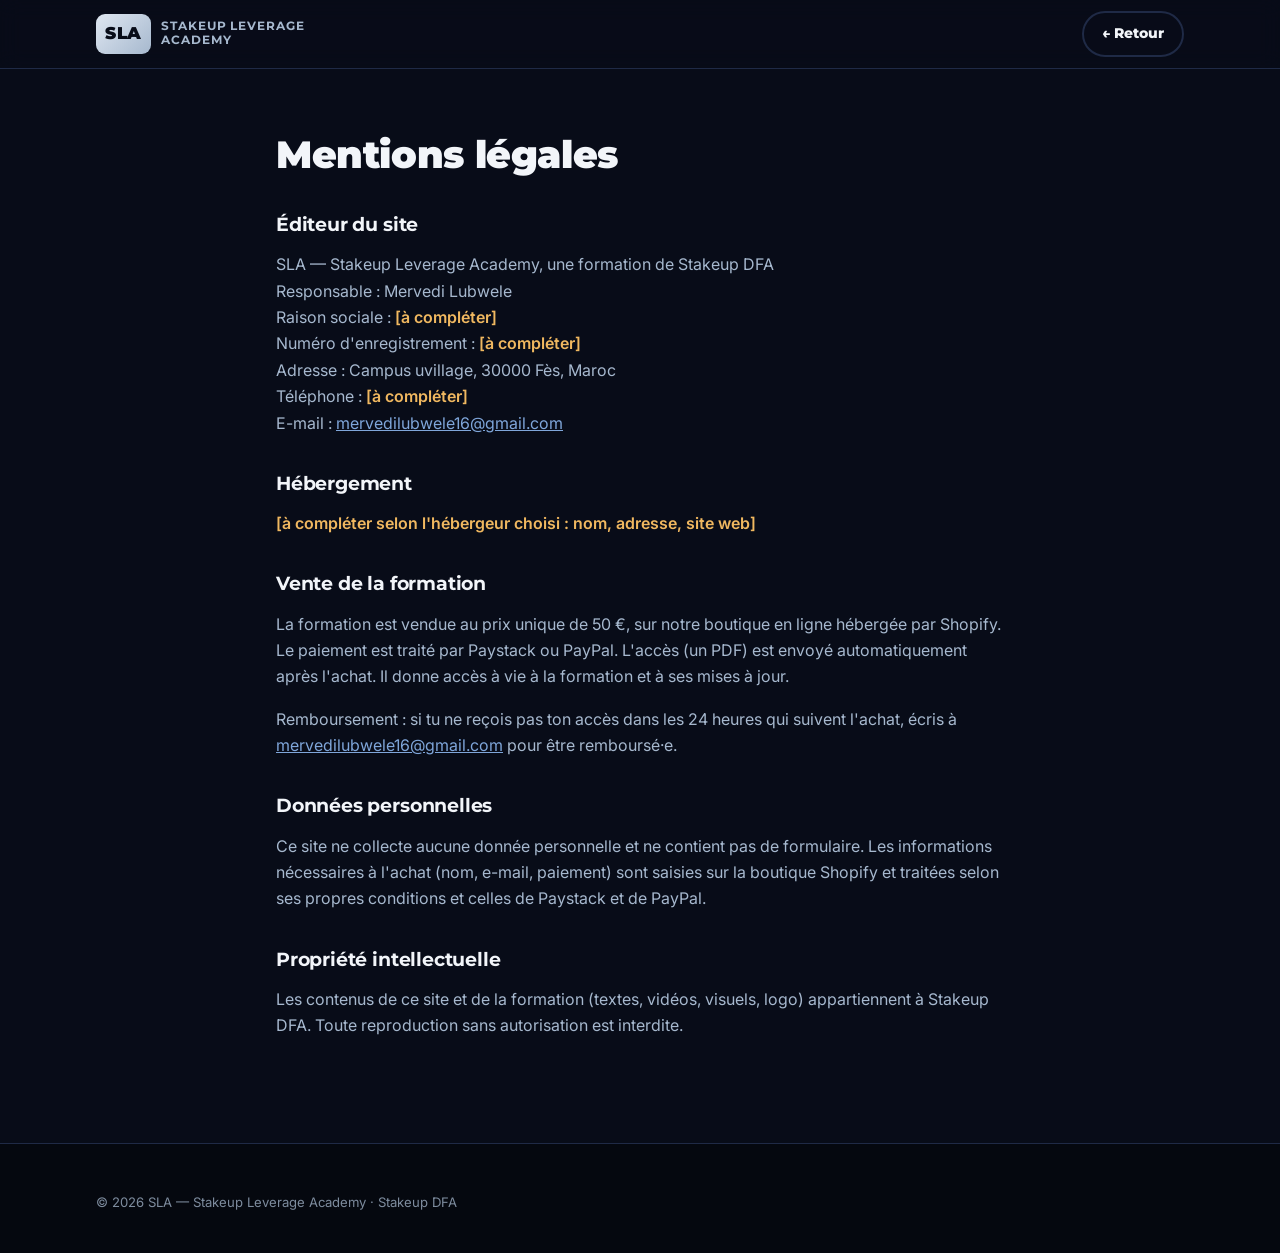
<file: mentions-legales.html>
<!doctype html>
<html lang="fr">
<head>
  <meta charset="utf-8">
  <meta name="viewport" content="width=device-width, initial-scale=1">
  <title>Mentions légales — SLA</title>
  <meta name="robots" content="noindex">
  <meta name="theme-color" content="#080C18">
  <link rel="preconnect" href="https://fonts.googleapis.com">
  <link rel="preconnect" href="https://fonts.gstatic.com" crossorigin>
  <link href="https://fonts.googleapis.com/css2?family=Montserrat:wght@700;800;900&family=Inter:wght@400;500;600&display=swap" rel="stylesheet">
  <link rel="stylesheet" href="style.css">
</head>
<body>
  <header class="header">
    <div class="container header__inner">
      <a href="index.html" class="logo" aria-label="Retour à l'accueil">
        <span class="logo__mark">SLA</span>
        <span class="logo__name">Stakeup Leverage<br>Academy</span>
      </a>
      <a href="index.html" class="btn btn--small btn--ghost">← Retour</a>
    </div>
  </header>

  <main class="legal">
    <div class="container container--narrow">
      <h1>Mentions légales</h1>

      <h2>Éditeur du site</h2>
      <p>
        SLA — Stakeup Leverage Academy, une formation de Stakeup DFA<br>
        Responsable : Mervedi Lubwele<br>
        Raison sociale : <span class="todo">[à compléter]</span><br>
        Numéro d'enregistrement : <span class="todo">[à compléter]</span><br>
        Adresse : Campus uvillage, 30000 Fès, Maroc<br>
        Téléphone : <span class="todo">[à compléter]</span><br>
        E-mail : <a href="mailto:mervedilubwele16@gmail.com">mervedilubwele16@gmail.com</a>
      </p>

      <h2>Hébergement</h2>
      <p><span class="todo">[à compléter selon l'hébergeur choisi : nom, adresse, site web]</span></p>

      <h2>Vente de la formation</h2>
      <p>
        La formation est vendue au prix unique de 50 €, sur notre boutique en ligne hébergée par Shopify.
        Le paiement est traité par Paystack ou PayPal. L'accès (un PDF) est envoyé automatiquement après l'achat.
        Il donne accès à vie à la formation et à ses mises à jour.
      </p>
      <p>
        Remboursement : si tu ne reçois pas ton accès dans les 24 heures qui suivent l'achat, écris à
        <a href="mailto:mervedilubwele16@gmail.com">mervedilubwele16@gmail.com</a> pour être remboursé·e.
      </p>

      <h2>Données personnelles</h2>
      <p>
        Ce site ne collecte aucune donnée personnelle et ne contient pas de formulaire.
        Les informations nécessaires à l'achat (nom, e-mail, paiement) sont saisies sur la boutique Shopify
        et traitées selon ses propres conditions et celles de Paystack et de PayPal.
      </p>

      <h2>Propriété intellectuelle</h2>
      <p>
        Les contenus de ce site et de la formation (textes, vidéos, visuels, logo) appartiennent à Stakeup DFA.
        Toute reproduction sans autorisation est interdite.
      </p>
    </div>
  </main>

  <footer class="footer">
    <div class="container">
      <p class="footer__copy">© 2026 SLA — Stakeup Leverage Academy · Stakeup DFA</p>
    </div>
  </footer>
</body>
</html>
</file>
<file: style.css>
/* ====== Couleurs SLA ====== */
:root {
  --night: #080C18;        /* bleu nuit : fond */
  --night-2: #0E1426;      /* fond des sections alternées */
  --surface: #121a30;      /* cartes */
  --border: #1f2a46;
  --silver: #A6B8CE;       /* argent : texte courant */
  --white: #F2F5F9;        /* titres */
  --accent: #3A6FB0;       /* bleu accent : boutons */
  --accent-hover: #4A80C2;
  --accent-light: #7FA6DA; /* accent lisible sur fond sombre (liens, chiffres) */
  --radius: 16px;
  --font-title: "Montserrat", "Arial Black", system-ui, sans-serif;
  --font-body: "Inter", system-ui, sans-serif;
}

*, *::before, *::after { box-sizing: border-box; }
html { scroll-behavior: smooth; scroll-padding-top: 76px; }
body {
  margin: 0;
  font-family: var(--font-body);
  color: var(--silver);
  background: var(--night);
  line-height: 1.65;
  -webkit-font-smoothing: antialiased;
}
img { max-width: 100%; display: block; }
a { color: var(--accent-light); }
h1, h2, h3 { font-family: var(--font-title); color: var(--white); line-height: 1.15; margin: 0 0 .5em; letter-spacing: -.01em; }
h3 { font-size: 1.15rem; font-weight: 800; }
.hl { color: var(--accent-light); }

.container { width: 100%; max-width: 1120px; margin: 0 auto; padding: 0 16px; }
.container--narrow { max-width: 760px; }

.eyebrow {
  font-family: var(--font-title); font-weight: 800; font-size: .78rem;
  letter-spacing: .16em; text-transform: uppercase; color: var(--accent-light);
  margin: 0 0 14px;
}
.eyebrow--center { text-align: center; }

/* ====== Boutons ====== */
.btn {
  display: inline-block; text-align: center;
  background: var(--accent); color: #fff;
  padding: 15px 28px; border-radius: 999px; border: 2px solid var(--accent);
  font-family: var(--font-title); font-weight: 800; font-size: 1rem;
  text-decoration: none; cursor: pointer;
  transition: background .2s, border-color .2s, transform .2s;
}
.btn:hover { background: var(--accent-hover); border-color: var(--accent-hover); transform: translateY(-1px); }
.btn:focus-visible { outline: 3px solid var(--silver); outline-offset: 3px; }
.btn--ghost { background: transparent; color: var(--white); border-color: var(--border); }
.btn--ghost:hover { background: var(--surface); border-color: var(--silver); }
.btn--small { padding: 9px 18px; font-size: .88rem; }
.btn--full { display: block; width: 100%; }

/* ====== En-tête ====== */
.header {
  position: sticky; top: 0; z-index: 20;
  background: rgba(8, 12, 24, .88);
  backdrop-filter: blur(10px);
  border-bottom: 1px solid var(--border);
}
.header__inner { display: flex; align-items: center; justify-content: space-between; height: 68px; }
.logo { display: inline-flex; align-items: center; gap: 10px; text-decoration: none; }
.logo__mark {
  font-family: var(--font-title); font-weight: 900; font-size: 1.05rem; letter-spacing: .04em;
  color: var(--night); background: linear-gradient(135deg, #dfe7f1, var(--silver));
  padding: 6px 9px; border-radius: 9px;
}
.logo__name { font-family: var(--font-title); font-weight: 700; font-size: .72rem; line-height: 1.2; color: var(--silver); text-transform: uppercase; letter-spacing: .08em; }
.nav { display: flex; align-items: center; gap: 26px; }
.nav a:not(.btn) { color: var(--silver); text-decoration: none; font-weight: 500; font-size: .95rem; }
.nav a:not(.btn):hover { color: var(--white); }
.nav-toggle { display: none; width: 44px; height: 44px; background: none; border: 0; cursor: pointer; padding: 10px; }
.nav-toggle span { display: block; height: 2px; background: var(--white); margin: 5px 0; border-radius: 2px; transition: transform .2s, opacity .2s; }
.nav-toggle[aria-expanded="true"] span:nth-child(1) { transform: translateY(7px) rotate(45deg); }
.nav-toggle[aria-expanded="true"] span:nth-child(2) { opacity: 0; }
.nav-toggle[aria-expanded="true"] span:nth-child(3) { transform: translateY(-7px) rotate(-45deg); }

/* ====== Accueil ====== */
.hero {
  padding: 84px 0 96px;
  background:
    radial-gradient(60% 70% at 85% 20%, rgba(58, 111, 176, .28), transparent 70%),
    radial-gradient(50% 60% at 0% 100%, rgba(166, 184, 206, .08), transparent 70%),
    var(--night);
}
.hero__inner { display: grid; grid-template-columns: 1.25fr 1fr; gap: 56px; align-items: center; }
.hero h1 { font-size: clamp(2.1rem, 5vw, 3.4rem); font-weight: 900; }
.tagline { font-family: var(--font-title); font-weight: 800; font-size: 1.2rem; color: var(--white); margin: 0 0 14px; }
.lead { font-size: 1.1rem; margin: 0 0 30px; max-width: 560px; }
.hero__cta { display: flex; gap: 12px; flex-wrap: wrap; margin-bottom: 34px; }
.facts { list-style: none; padding: 0; margin: 0; display: flex; flex-wrap: wrap; gap: 10px; }
.facts li { border: 1px solid var(--border); border-radius: 999px; padding: 6px 14px; font-size: .9rem; background: rgba(18, 26, 48, .6); }
.facts strong { color: var(--white); font-family: var(--font-title); }

/* Téléphone décoratif */
.hero__visual { display: flex; justify-content: center; }
.phone {
  width: 280px; padding: 12px; border-radius: 40px;
  background: linear-gradient(160deg, #2a3550, #0c1222);
  box-shadow: 0 30px 80px rgba(0, 0, 0, .55), 0 0 0 1px #2f3b58 inset;
  position: relative;
}
.phone__notch { position: absolute; top: 20px; left: 50%; transform: translateX(-50%); width: 80px; height: 20px; background: #050810; border-radius: 12px; z-index: 1; }
.phone__screen { background: var(--night); border-radius: 30px; padding: 52px 18px 22px; }
.phone__label { font-family: var(--font-title); font-weight: 800; color: var(--white); margin: 0 0 8px; font-size: .95rem; }
.phone__bar { height: 6px; border-radius: 6px; background: var(--border); margin-bottom: 16px; overflow: hidden; }
.phone__bar span { display: block; height: 100%; background: linear-gradient(90deg, var(--accent), var(--accent-light)); }
.phone__list { list-style: none; margin: 0 0 16px; padding: 0; display: grid; gap: 8px; }
.phone__list li { background: var(--surface); border: 1px solid var(--border); border-radius: 12px; padding: 9px 12px; font-size: .8rem; display: flex; gap: 10px; align-items: center; }
.phone__list b { font-family: var(--font-title); color: var(--accent-light); }
.phone__list li.done { color: var(--white); }
.phone__list li.done::after { content: "✓"; margin-left: auto; color: var(--accent-light); font-weight: 700; }
.phone__list li.now { border-color: var(--accent); background: rgba(58, 111, 176, .18); color: var(--white); }
.phone__play { background: var(--accent); color: #fff; text-align: center; border-radius: 12px; padding: 10px; font-family: var(--font-title); font-weight: 800; font-size: .82rem; }

/* ====== Sections ====== */
.section { padding: 88px 0; }
.section--alt { background: var(--night-2); border-top: 1px solid var(--border); border-bottom: 1px solid var(--border); }
.section__title { text-align: center; font-size: clamp(1.7rem, 3.4vw, 2.4rem); font-weight: 900; }
.section__intro { text-align: center; margin: 0 auto 36px; max-width: 560px; }
.grid { display: grid; gap: 20px; margin-top: 36px; }
.grid--2 { grid-template-columns: repeat(2, 1fr); margin-top: 0; }
.grid--3 { grid-template-columns: repeat(3, 1fr); }

.card { background: var(--surface); border: 1px solid var(--border); border-radius: var(--radius); padding: 28px; }
.card__icon { font-family: var(--font-title); font-weight: 900; font-size: 1.6rem; color: var(--accent-light); margin-bottom: 14px; }
.card p { margin: 0; }

/* ====== Programme ====== */
.modules { list-style: none; padding: 0; margin: 0; display: grid; gap: 12px; }
.module {
  display: flex; align-items: center; gap: 20px;
  background: var(--surface); border: 1px solid var(--border); border-radius: var(--radius);
  padding: 18px 22px;
}
.module__num { font-family: var(--font-title); font-weight: 900; font-size: 1.6rem; color: var(--accent-light); min-width: 2.2ch; }
.module > div { display: flex; align-items: center; gap: 12px; flex: 1; flex-wrap: wrap; justify-content: space-between; }
.module h3 { margin: 0; font-size: 1.05rem; }
.module h3 small { display: block; font-family: var(--font-body); font-weight: 500; font-size: .82rem; color: var(--silver); margin-top: 2px; }
.module__tag { font-size: .75rem; font-weight: 600; border: 1px solid var(--border); border-radius: 999px; padding: 3px 10px; white-space: nowrap; }
.module__tag::before { content: "✓ "; color: var(--accent-light); }

/* ====== Pour qui ====== */
.panel { background: var(--surface); border: 1px solid var(--border); border-radius: var(--radius); padding: 34px; }
.panel--accent { background: linear-gradient(160deg, rgba(58, 111, 176, .22), var(--surface) 70%); border-color: #2c4a78; }
.panel h2 { font-size: 1.4rem; }
.panel p { margin: 0; }
.panel__big { font-family: var(--font-title); font-weight: 900; font-size: 2.4rem; color: var(--white); margin-bottom: 8px !important; }
.checklist { list-style: none; padding: 0; margin: 0; }
.checklist li { padding: 7px 0 7px 32px; position: relative; }
.checklist li::before {
  content: "✓"; position: absolute; left: 0; top: 8px;
  width: 20px; height: 20px; border-radius: 50%; background: var(--accent); color: #fff;
  font-size: .72rem; font-weight: 700; display: grid; place-items: center;
}

/* ====== Étapes ====== */
.step { text-align: center; padding: 10px 14px; }
.step__num {
  display: inline-grid; place-items: center; width: 52px; height: 52px; border-radius: 50%;
  border: 2px solid var(--accent); color: var(--white);
  font-family: var(--font-title); font-weight: 900; font-size: 1.3rem; margin-bottom: 16px;
}
.step p { margin: 0; }

/* ====== Formateur ====== */
.trainer { display: grid; grid-template-columns: 240px 1fr; gap: 48px; align-items: center; max-width: 900px; }
.trainer__photo {
  width: 240px; aspect-ratio: 1; border-radius: 50%; object-fit: cover;
  background: linear-gradient(135deg, var(--accent), #1c2c4c);
  border: 3px solid var(--silver);
  display: grid; place-items: center;
  font-family: var(--font-title); font-weight: 900; font-size: 3.6rem; color: var(--white);
}
.trainer__name { font-size: clamp(1.7rem, 3vw, 2.2rem); font-weight: 900; margin-bottom: 4px; }
.trainer__role { color: var(--white); font-weight: 600; margin: 0 0 14px; }

/* ====== Tarif ====== */
.price {
  max-width: 460px; margin: 36px auto 0; text-align: center;
  background: var(--surface); border: 2px solid var(--accent); border-radius: 22px;
  padding: 38px 32px; box-shadow: 0 24px 60px rgba(58, 111, 176, .18);
}
.price__name { font-family: var(--font-title); font-weight: 800; color: var(--white); margin: 0; }
.price__amount { font-family: var(--font-title); font-weight: 900; font-size: 4rem; color: var(--white); line-height: 1; margin: 18px 0 4px; }
.price__sub { margin: 0 0 24px; }
.price .checklist { text-align: left; margin: 0 0 28px; }
.price__note { font-size: .85rem; margin: 18px 0 0; }

/* ====== FAQ ====== */
.faq { background: var(--surface); border: 1px solid var(--border); border-radius: var(--radius); padding: 0 22px; margin-bottom: 10px; }
.faq summary {
  cursor: pointer; list-style: none; padding: 18px 0; display: flex; align-items: center; gap: 14px;
  font-weight: 600; color: var(--white);
}
.faq summary::-webkit-details-marker { display: none; }
.faq summary::after { content: "+"; margin-left: auto; font-size: 1.5rem; color: var(--accent-light); line-height: 1; }
.faq[open] summary::after { content: "–"; }
.faq p { margin: 0 0 18px; }

/* ====== Appel final ====== */
.final {
  padding: 96px 0; text-align: center;
  background: radial-gradient(70% 90% at 50% 100%, rgba(58, 111, 176, .32), transparent 70%), var(--night-2);
  border-top: 1px solid var(--border);
}
.final h2 { font-size: clamp(2rem, 5vw, 3.2rem); font-weight: 900; }
.final p { margin: 0 0 28px; font-size: 1.1rem; }

/* ====== Pied de page ====== */
.footer { background: #05080F; padding: 48px 0 40px; border-top: 1px solid var(--border); font-size: .92rem; }
.footer__inner { display: grid; grid-template-columns: 1fr auto; gap: 28px; align-items: start; }
.footer__contact { margin: 16px 0 0; }
.footer a { color: var(--silver); text-decoration: none; }
.footer a:hover { color: var(--white); }
.footer__nav { display: flex; gap: 22px; flex-wrap: wrap; }
.footer__copy { grid-column: 1 / -1; margin: 0; font-size: .82rem; opacity: .75; }

/* ====== Bouton fixe mobile ====== */
.mobile-cta { display: none; }

/* ====== Page mentions légales ====== */
.legal { padding: 64px 0 88px; }
.legal h1 { font-size: clamp(1.8rem, 4vw, 2.4rem); font-weight: 900; }
.legal h2 { font-size: 1.2rem; margin-top: 36px; }
.legal .todo { color: #f0b860; font-weight: 600; }

/* ====== Responsive ====== */
@media (max-width: 900px) {
  .hero__inner, .grid--2, .grid--3, .trainer { grid-template-columns: 1fr; }
  .hero { padding: 48px 0 64px; }
  .hero__visual { order: 2; }
  .section { padding: 64px 0; }
  .trainer { text-align: center; gap: 24px; }
  .trainer__photo { width: 180px; margin: 0 auto; font-size: 2.8rem; }
  .footer__inner { grid-template-columns: 1fr; }
}
@media (max-width: 760px) {
  .nav-toggle { display: block; }
  .nav {
    display: none; position: absolute; top: 68px; left: 0; right: 0;
    flex-direction: column; align-items: stretch; gap: 4px;
    background: var(--night); padding: 12px 16px 20px;
    border-bottom: 1px solid var(--border);
  }
  .nav.is-open { display: flex; }
  .nav a:not(.btn) { padding: 12px 4px; border-bottom: 1px solid var(--border); }
  .nav .btn { margin-top: 12px; }
  .hero__cta .btn { flex: 1 1 100%; }
  .module { padding: 16px; gap: 14px; }
  .price { padding: 30px 20px; }
  .mobile-cta {
    display: block; position: fixed; left: 0; right: 0; bottom: 0; z-index: 15;
    padding: 10px 16px calc(10px + env(safe-area-inset-bottom));
    background: rgba(8, 12, 24, .94); backdrop-filter: blur(10px);
    border-top: 1px solid var(--border);
    transform: translateY(110%); transition: transform .25s;
  }
  .mobile-cta.is-visible { transform: none; }
  body { padding-bottom: 76px; }
}
@media (prefers-reduced-motion: reduce) {
  html { scroll-behavior: auto; }
  * { transition: none !important; }
}
</file>
